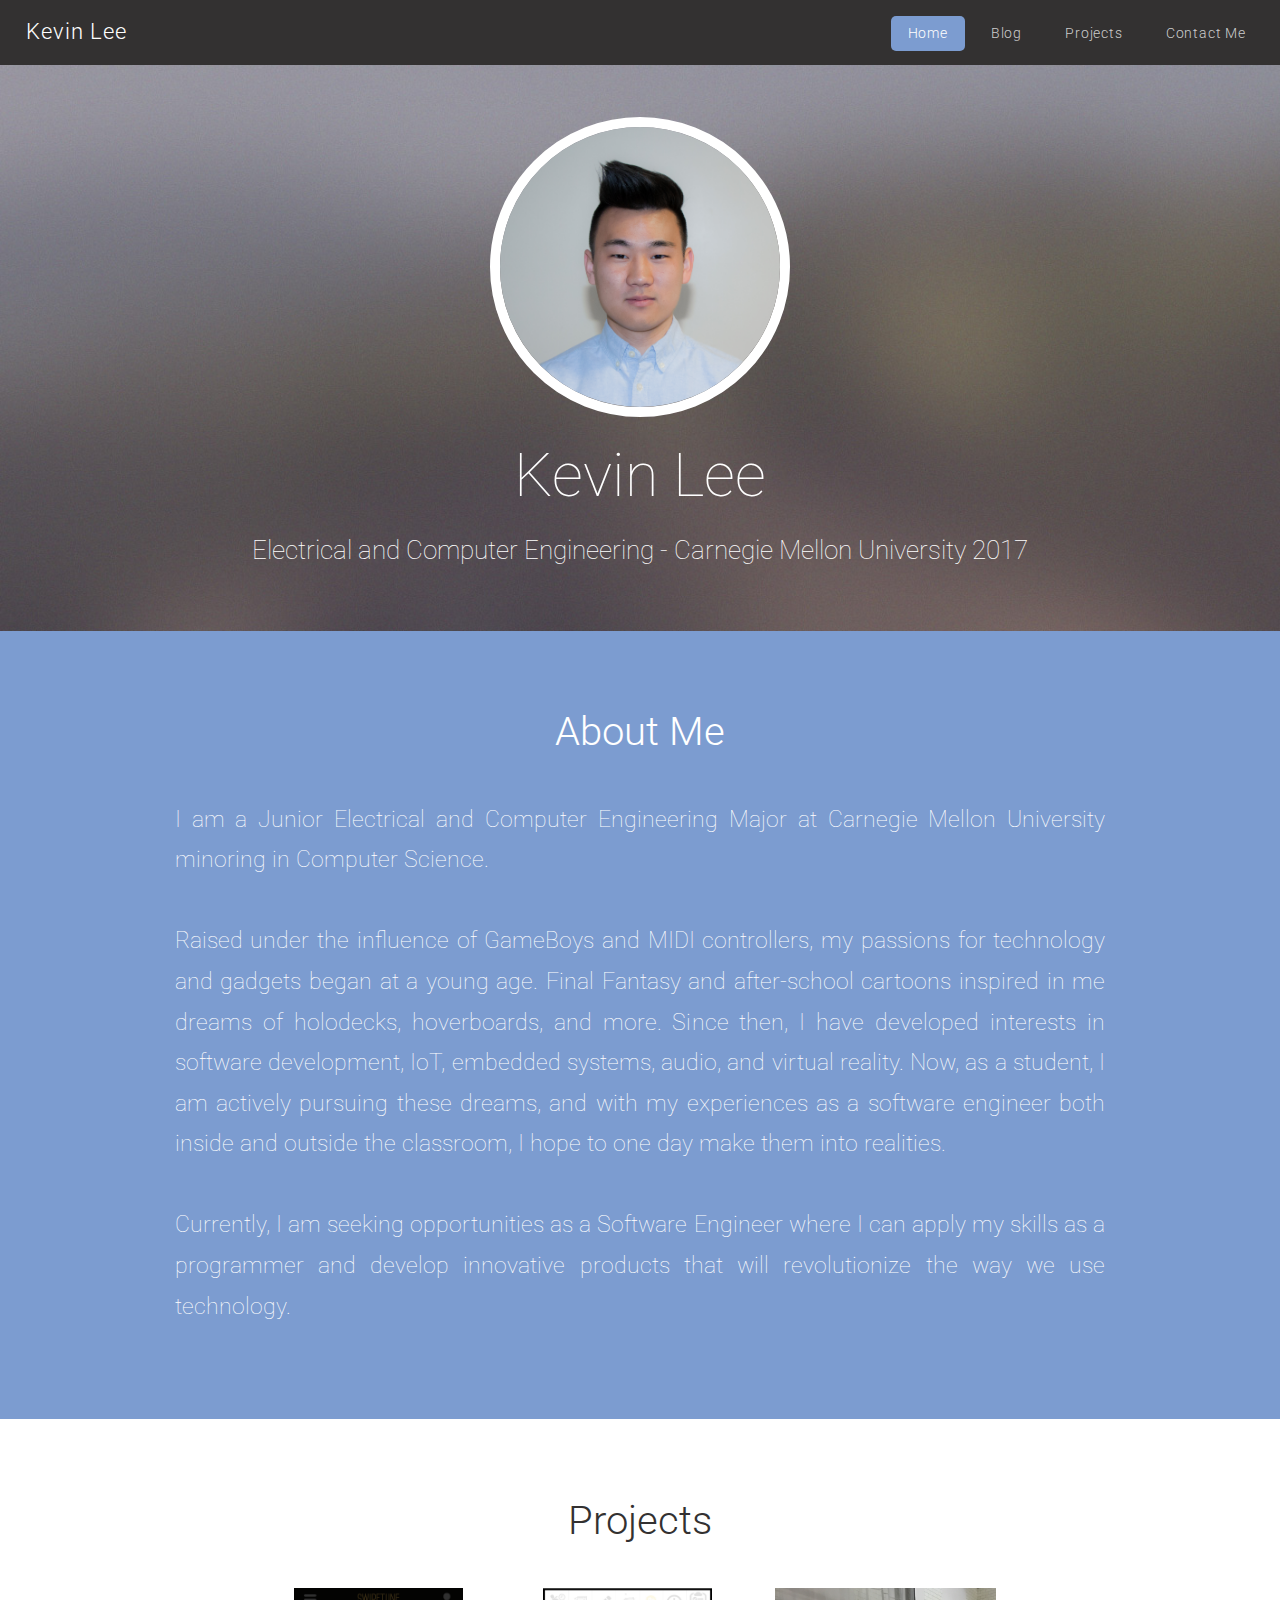
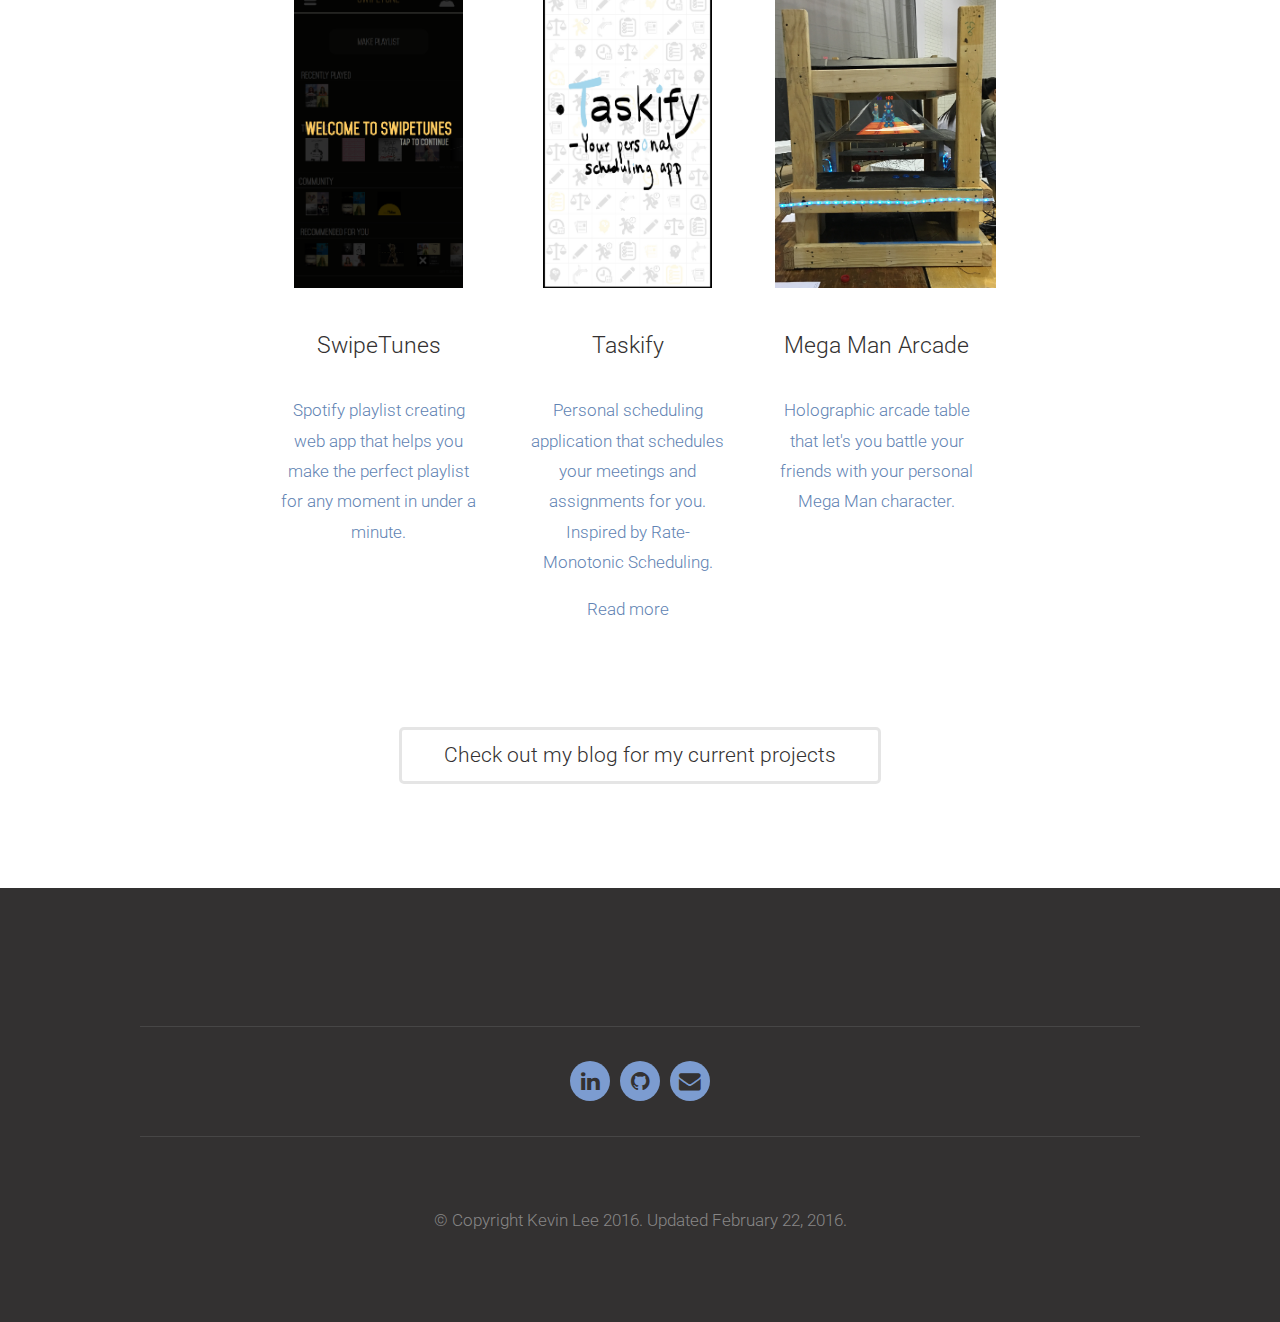
<file: index.html>
<!DOCTYPE HTML>
<!--
	Concentric by Pixelarity
	pixelarity.com @pixelarity
	License: pixelarity.com/license
-->
<html>
	<head>
		<title>Kevin Lee</title>
		<meta charset="utf-8" />
		<meta name="viewport" content="width=device-width, initial-scale=1" />
		<!--[if lte IE 8]><script src="assets/js/ie/html5shiv.js"></script><![endif]-->
		<link rel="stylesheet" href="assets/css/main.css" />
		<!--[if lte IE 8]><link rel="stylesheet" href="assets/css/ie8.css" /><![endif]-->
	</head>
	<body class="homepage">
		<div id="page-wrapper">

			<!-- Header -->
				<div id="header">
					<div>

						<!-- Logo -->
							<div id="logo">
								<h1><a href="index.html">Kevin Lee</a></h1>
							</div>

						<!-- Nav -->
							<nav id="nav">
								<ul>
									<li class="current_page_item"><a href="index.html">Home</a></li>
									<li><a href="https://kevinhjlee.wordpress.com/">Blog</a></li>
									<li><a href="#main">Projects</a></li>
									<li><a href="#footer">Contact Me</a></li>
								</ul>
							</nav>

					</div>
				</div>

			<!-- Banner -->
				<div id="banner">
					<div class="container">
						<section>
							<img src="images/headshot.jpg" class="img-circle">
							<header>
								<h2>Kevin Lee</h2>
								<span class="byline">Electrical and Computer Engineering - Carnegie Mellon University 2017</span>
							</header>
							<!-- <a href="#" class="button">Learn More</a> -->
						</section>
					</div>
				</div>

			<!-- Intro -->
				<div id="intro">
					<div class="container">
						<section>
							<header>
								<h2>About Me</h2>
							</header>
							<div class="content">
								<p> I am a Junior Electrical and Computer Engineering Major at Carnegie Mellon University minoring in Computer Science. <br><br> Raised under the influence of GameBoys and MIDI controllers, my passions for technology and gadgets began at a young age. Final Fantasy and after-school cartoons inspired in me dreams of holodecks, hoverboards, and more. Since then, I have developed interests in software development, IoT, embedded systems, audio, and virtual reality. Now, as a student, I am actively pursuing these dreams, and with my experiences as a software engineer both inside and outside the classroom, I hope to one day make them into realities. <br><br> Currently, I am seeking opportunities as a Software Engineer where I can apply my skills as a programmer and develop innovative products that will revolutionize the way we use technology.</p>
							</div>
						</section>
					</div>
				</div>

			<!-- Main -->
				<div id="main">
					<div class="container">

						<header>
							<h2>Projects</h2>
						</header>
						<!-- Row #1 -->

							<ul class="featured">
								<li>
									<a href="projects-swipetunes.html"><img src="images/SwipeTunes/page1.png">
									<h3>SwipeTunes</h3>
									<p>Spotify playlist creating web app that helps you make the perfect playlist for any moment in under a minute.</p>
									</a>
								</li>
								<li>
									<a href="projects-taskify.html"><img src="images/Taskify/taskifysplash.jpg">
									<h3>Taskify</h3>
									<p>Personal scheduling application that schedules your meetings and assignments for you. Inspired by Rate-Monotonic Scheduling.</p>
									<p>Read more</p>
									</a>
								</li>
								<li>
									<a href="projects-megaman.html"><img src="images/MegaMan/megaman.jpg">
									<h3>Mega Man Arcade</h3>
									<p>Holographic arcade table that let's you battle your friends with your personal Mega Man character.</p>
									</a>
								</li>
							</ul>

						<ul class="actions">
							<li><a href="https://kevinhjlee.wordpress.com/" class="button alt">Check out my blog for my current projects</a></li>
						</ul>

					</div>
				</div>

			<!-- Staff -->
				<!--
				<div id="staff">
					<div class="container">
						<section>
							<header>
								<h2>Jonec quis duiat dolor</h2>
							</header>
							<ul class="staff">
								<li><a href="#"><img src="images/placeholder.png" alt=""></a></li>
								<li><a href="#"><img src="images/placeholder.png" alt=""></a></li>
								<li><a href="#"><img src="images/placeholder.png" alt=""></a></li>
								<li><a href="#"><img src="images/placeholder.png" alt=""></a></li>
								<li><a href="#"><img src="images/placeholder.png" alt=""></a></li>
							</ul>
							<p>Morbi interdum mollis sapien. Sed ac risus. Phasellus lacinia, magna ullaco riper laoreet lectus.</p>
						</section>
					</div>
				</div>
				-->

			<!-- Tweet -->
				<!--
				<div id="tweets">
					<div class="container">
						<span class="pennant"><span class="icon fa-twitter"></span></span>
						<span class="tweet">@someone Integer vitae libero ac risus egestas placerat ras iaculis.</span>
					</div>
				</div>
				-->

			<!-- Contact -->
				<!--
				<div id="contact">
					<div class="container">
						<section>
							<header>
								<h2>Contact Me</h2>
							</header>
						</section>
						<form method="post" action="#">
							<div class="row 50%">
								<div class="6u 12u(narrower)">
									<input name="name" placeholder="Name" type="text" class="text" />
								</div>
								<div class="6u 12u(narrower)">
									<input name="email" placeholder="Email" type="text" class="text" />
								</div>
							</div>
							<div class="row 50%">
								<div class="12u">
									<textarea name="message" placeholder="Message"></textarea>
								</div>
							</div>
							<div class="row 50%">
								<div class="12u">
									<a href="#" class="button alt">Send Message</a>
								</div>
							</div>
						</form>
					</div>
				</div>
				-->
				
			<!-- Footer -->
				<section id="footer">
					<div class="container">
					<!--
						<header>
							<h2>Contact Me</h2>
						</header>
							

							<form method="post" action="#">
								<div class="row 50%">
									<div class="6u 12u(narrower)">
										<input name="name" placeholder="Name" type="text" class="text" style="background: #fff"/>
									</div>
									<div class="6u 12u(narrower)">
										<input name="email" placeholder="Email" type="text" class="text"  style="background: #fff"/>
									</div>
								</div>
								<div class="row 50%">
									<div class="12u">
										<textarea name="message" placeholder="Message" style="background: #fff"></textarea>
									</div>
								</div>
								<div class="row 50%" style="text-align: center" >
									<div class="12u" >
										<a href="#" class="button alt" style="background: #fff; color: #333131 !important;">Send Message</a>
									</div>
								</div>
							</form> 
						-->

						<!-- Social -->
							<section>
								<ul class="social">
									<li><a href="https://www.linkedin.com/in/kevinhjlee" class="icon fa-linkedin"><span>Linkedin</span></a></li>
									<li><a href="https://github.com/kevkloud" class="icon fa-github"><span>GitHub</span></a></li>
									<li><a href="mailto:khlee1@andrew.cmu.edu" class="icon fa-envelope"><span>Email</span></a></li>
								</ul>
							</section>

						<!-- Copyright -->
							<div class="copyright">
								&copy; Copyright Kevin Lee 2016. Updated February 22, 2016.
							</div>

					</div>
				</section>

		</div>

		<!-- Scripts -->
			<script src="assets/js/jquery.min.js"></script>
			<script src="assets/js/jquery.dropotron.min.js"></script>
			<script src="assets/js/skel.min.js"></script>
			<script src="assets/js/util.js"></script>
			<!--[if lte IE 8]><script src="assets/js/ie/respond.min.js"></script><![endif]-->
			<script src="assets/js/main.js"></script>

	</body>
</html>
</file>
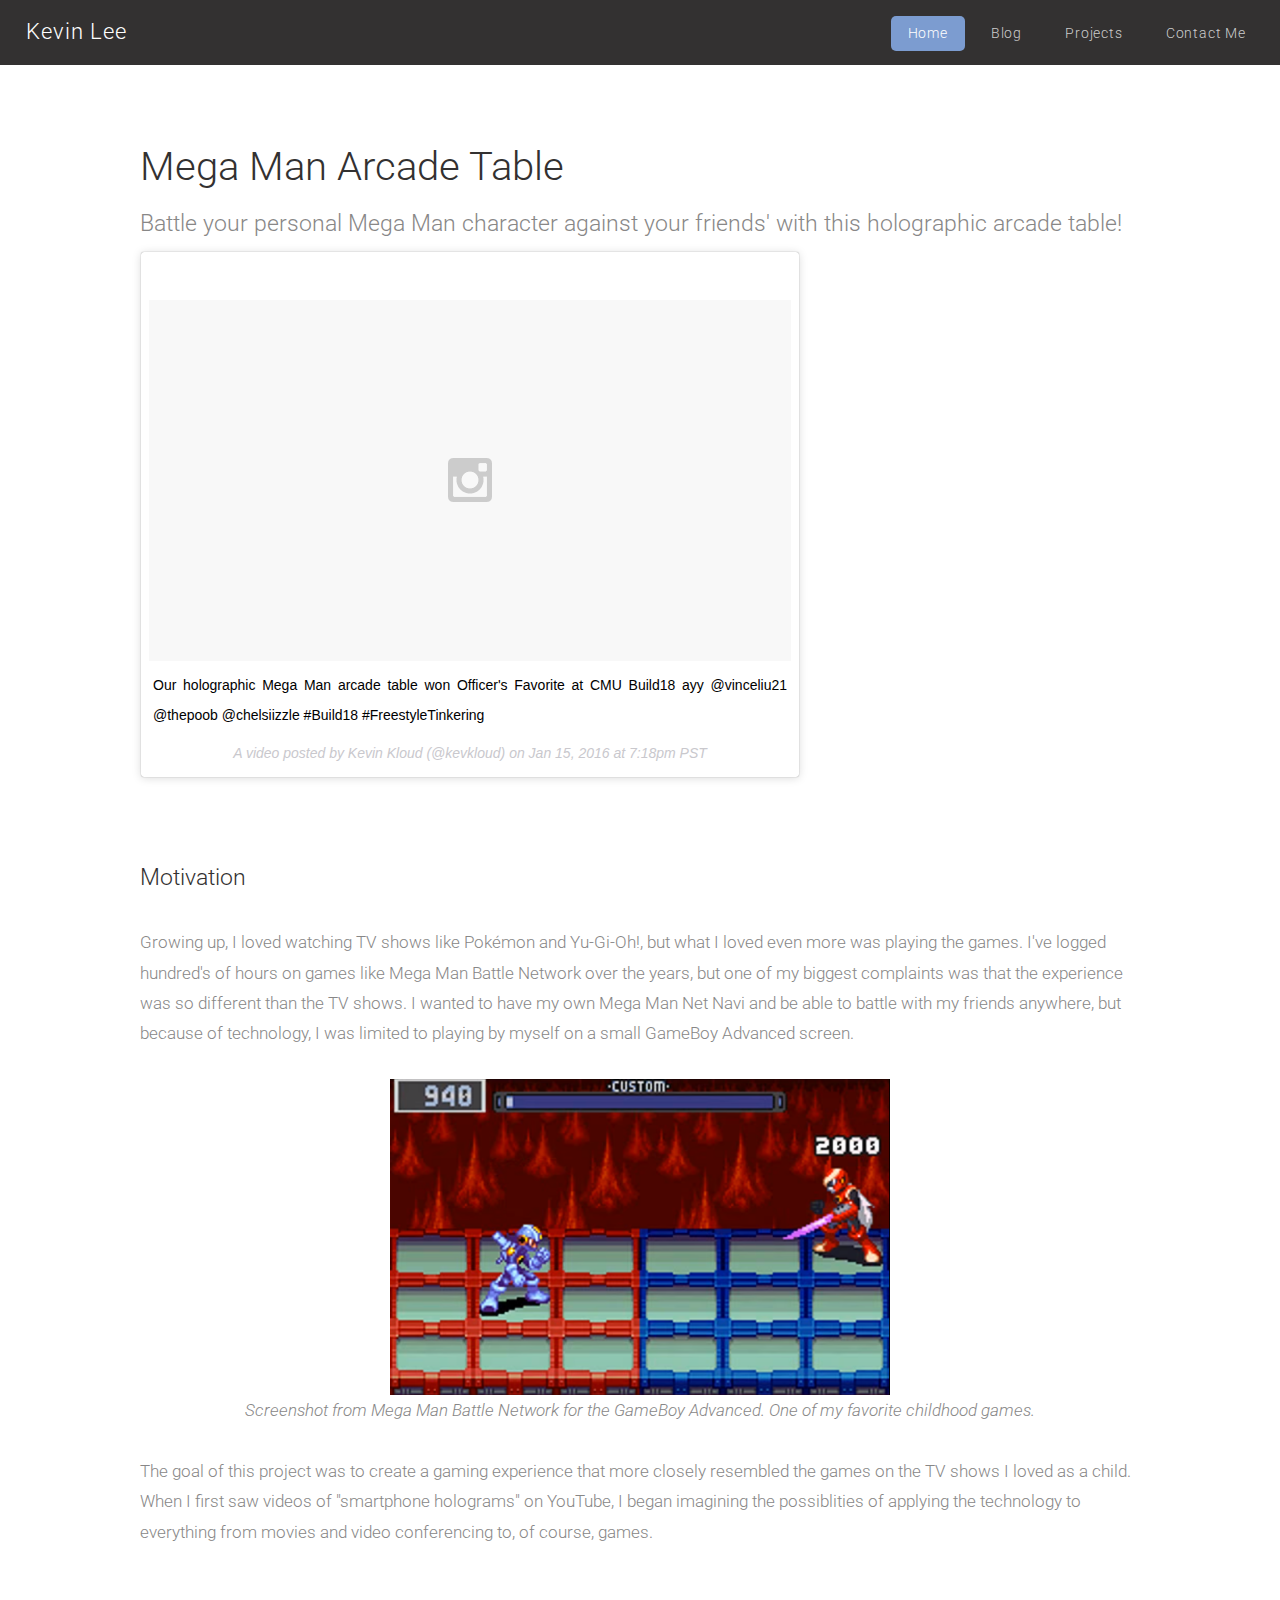
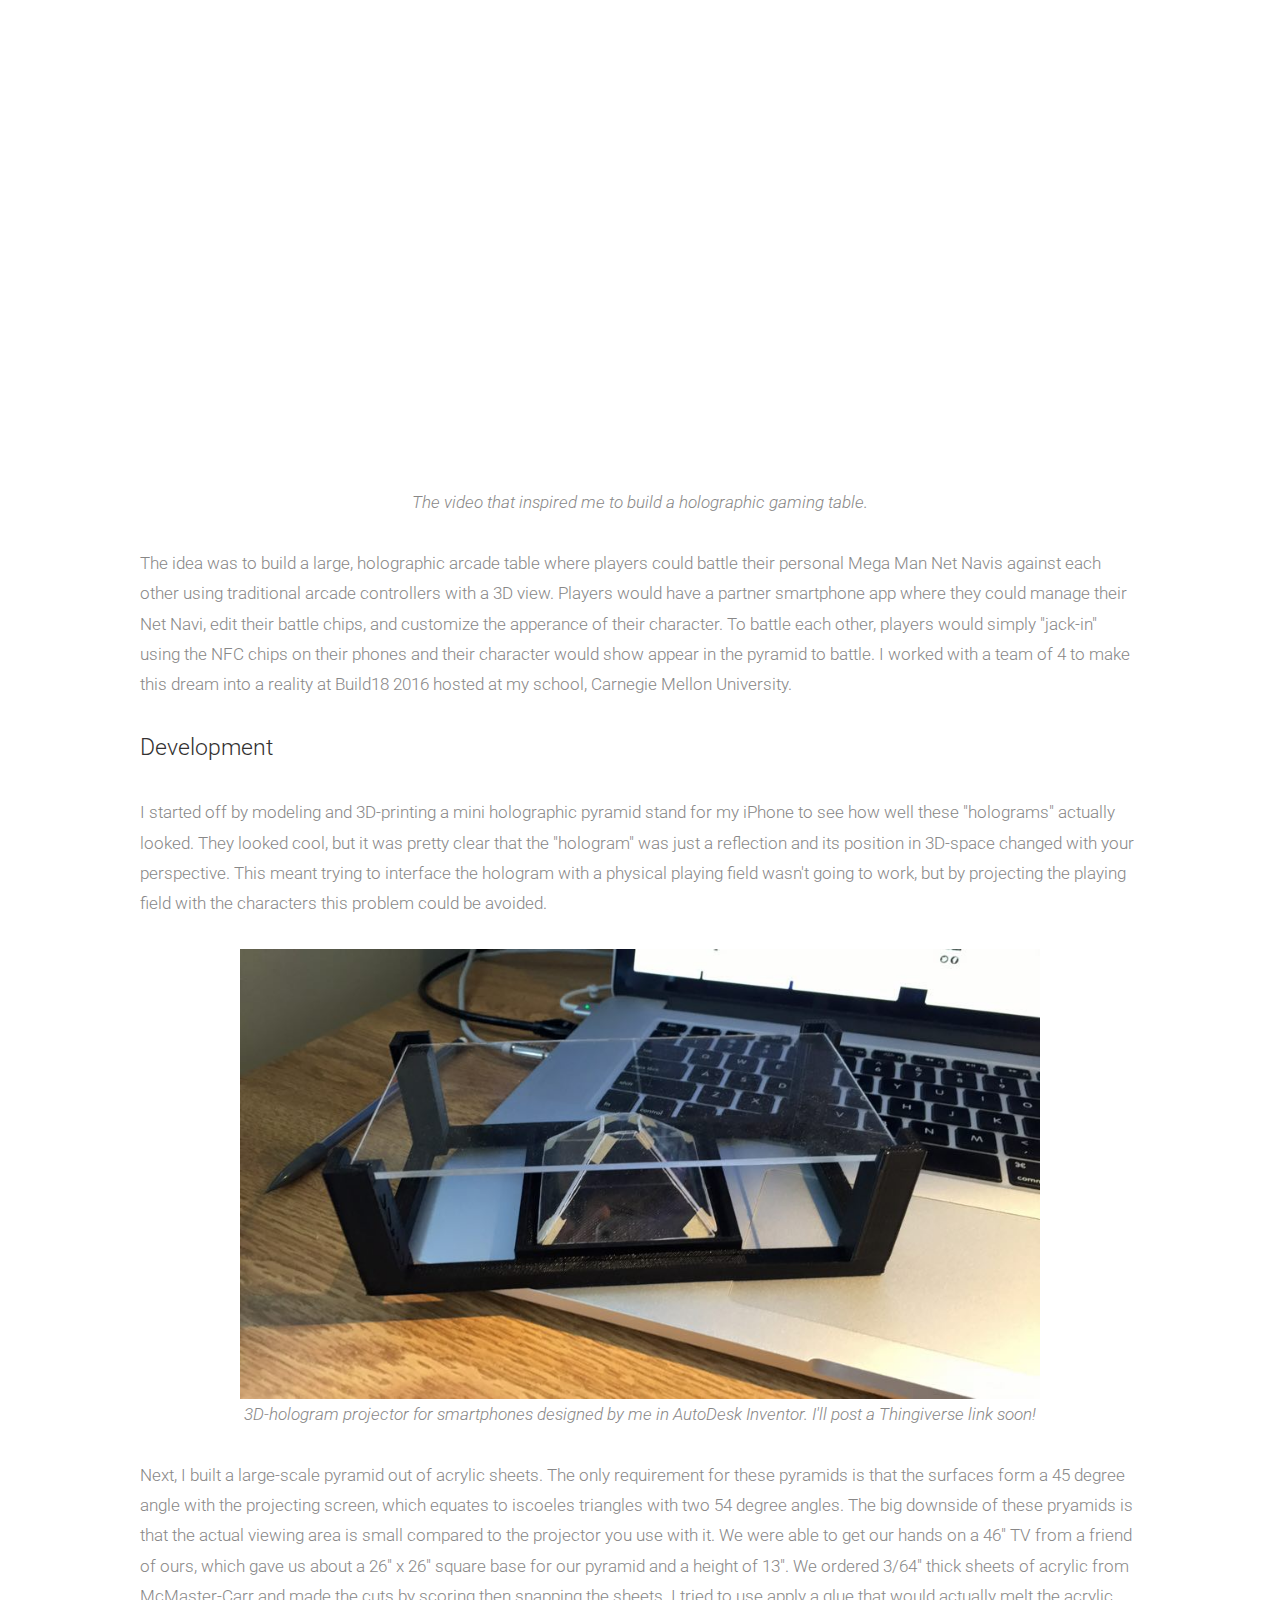
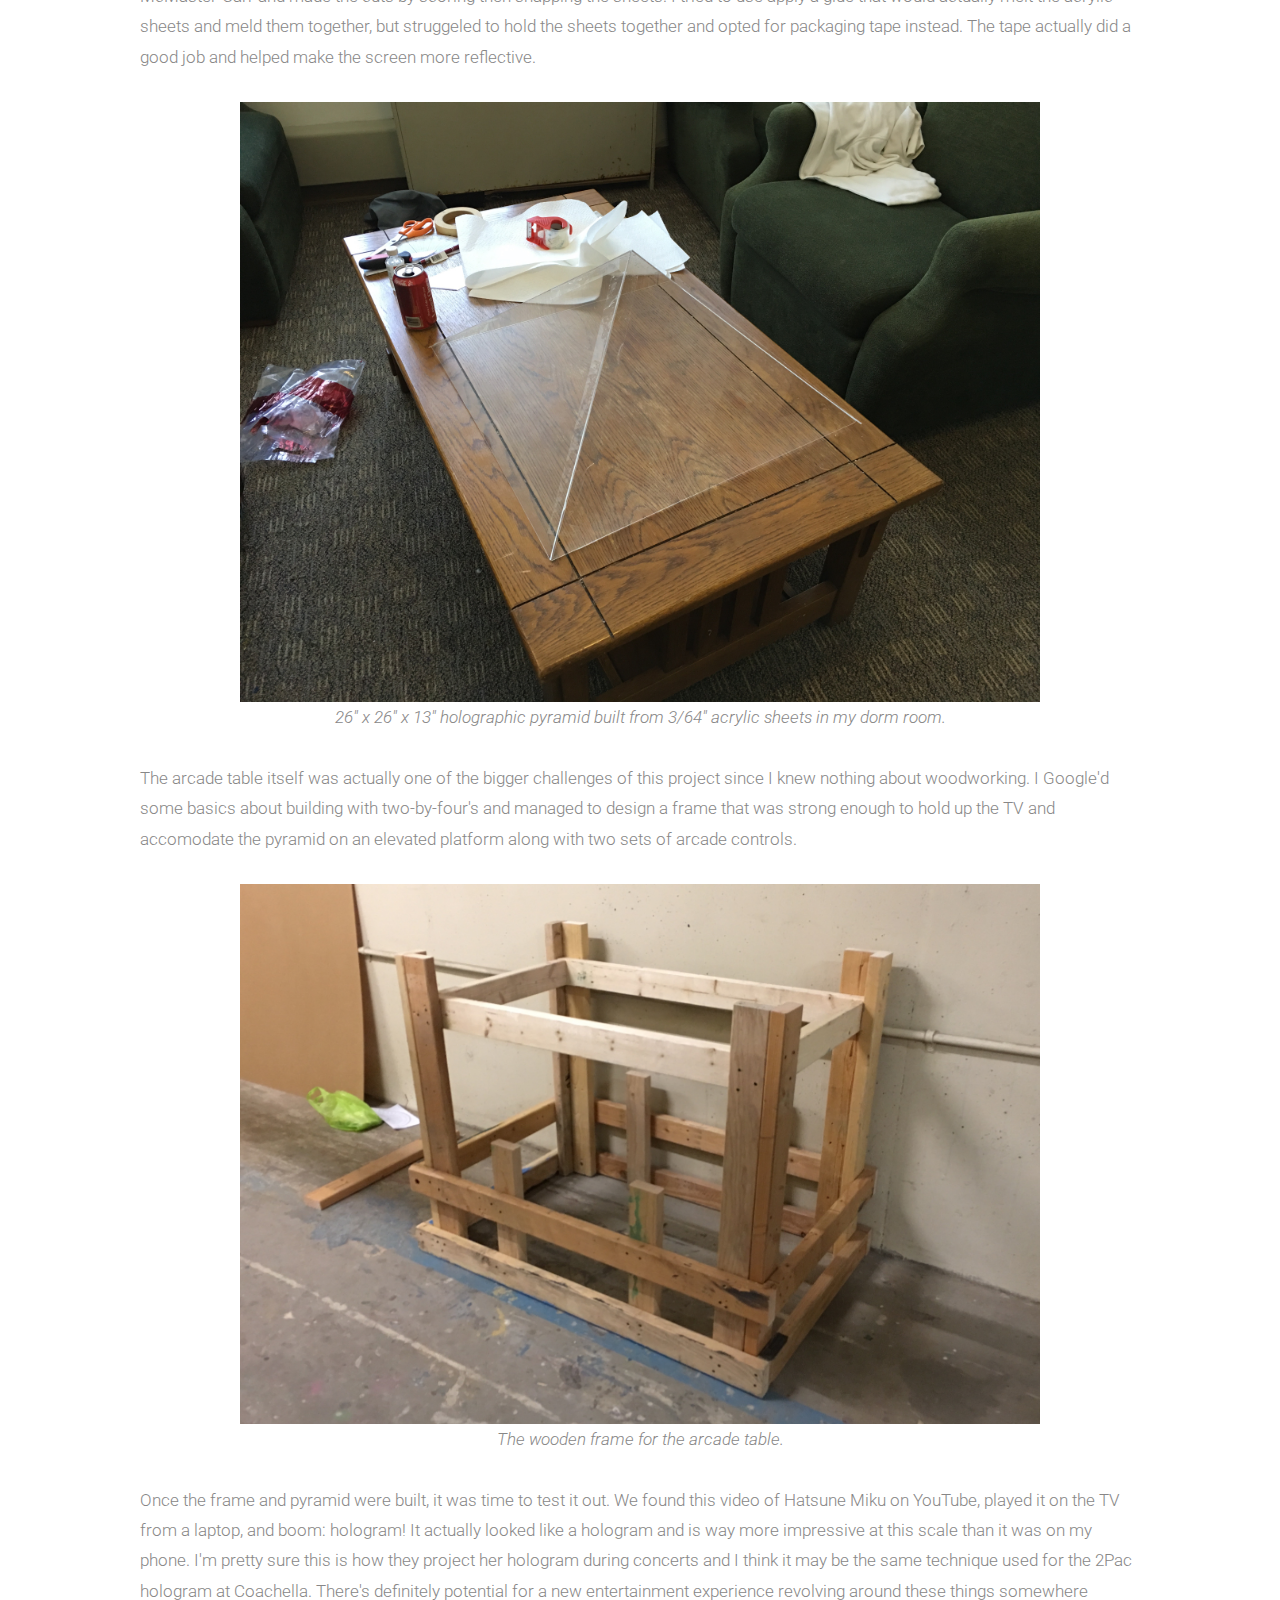
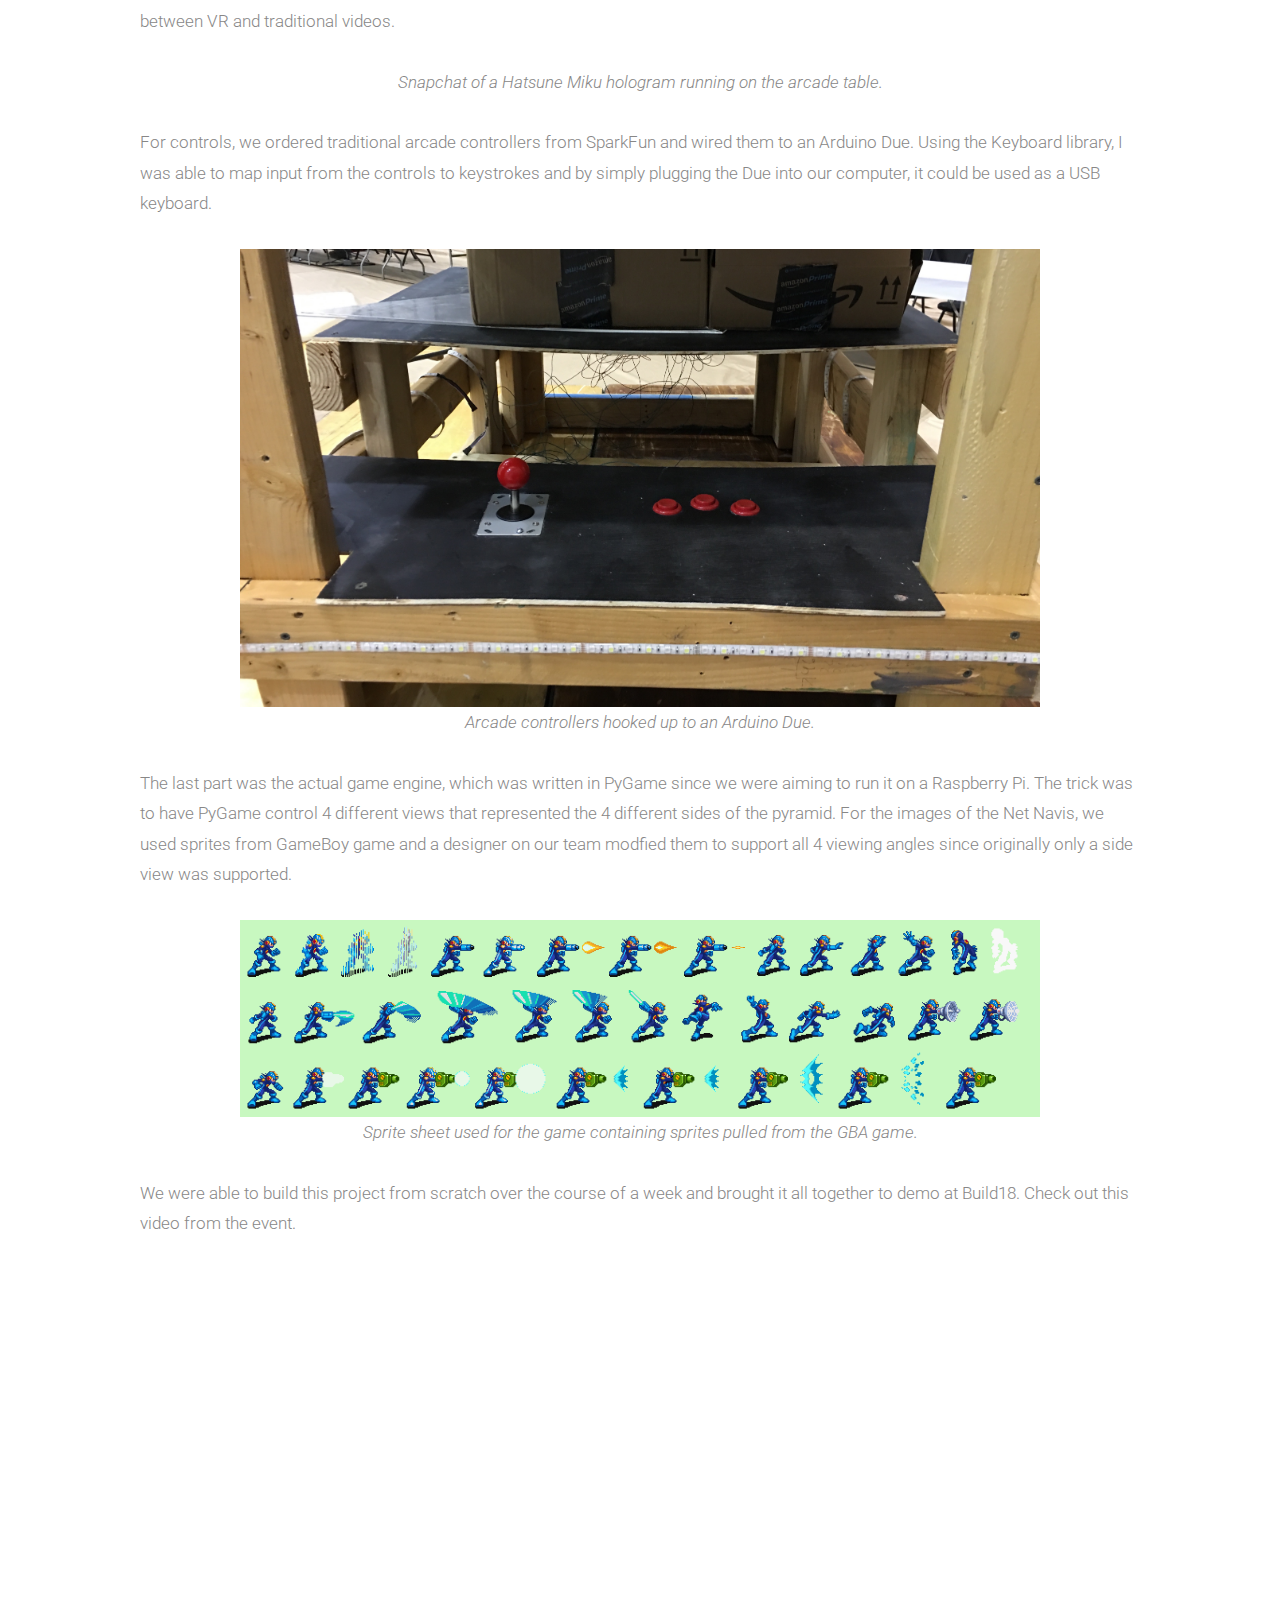
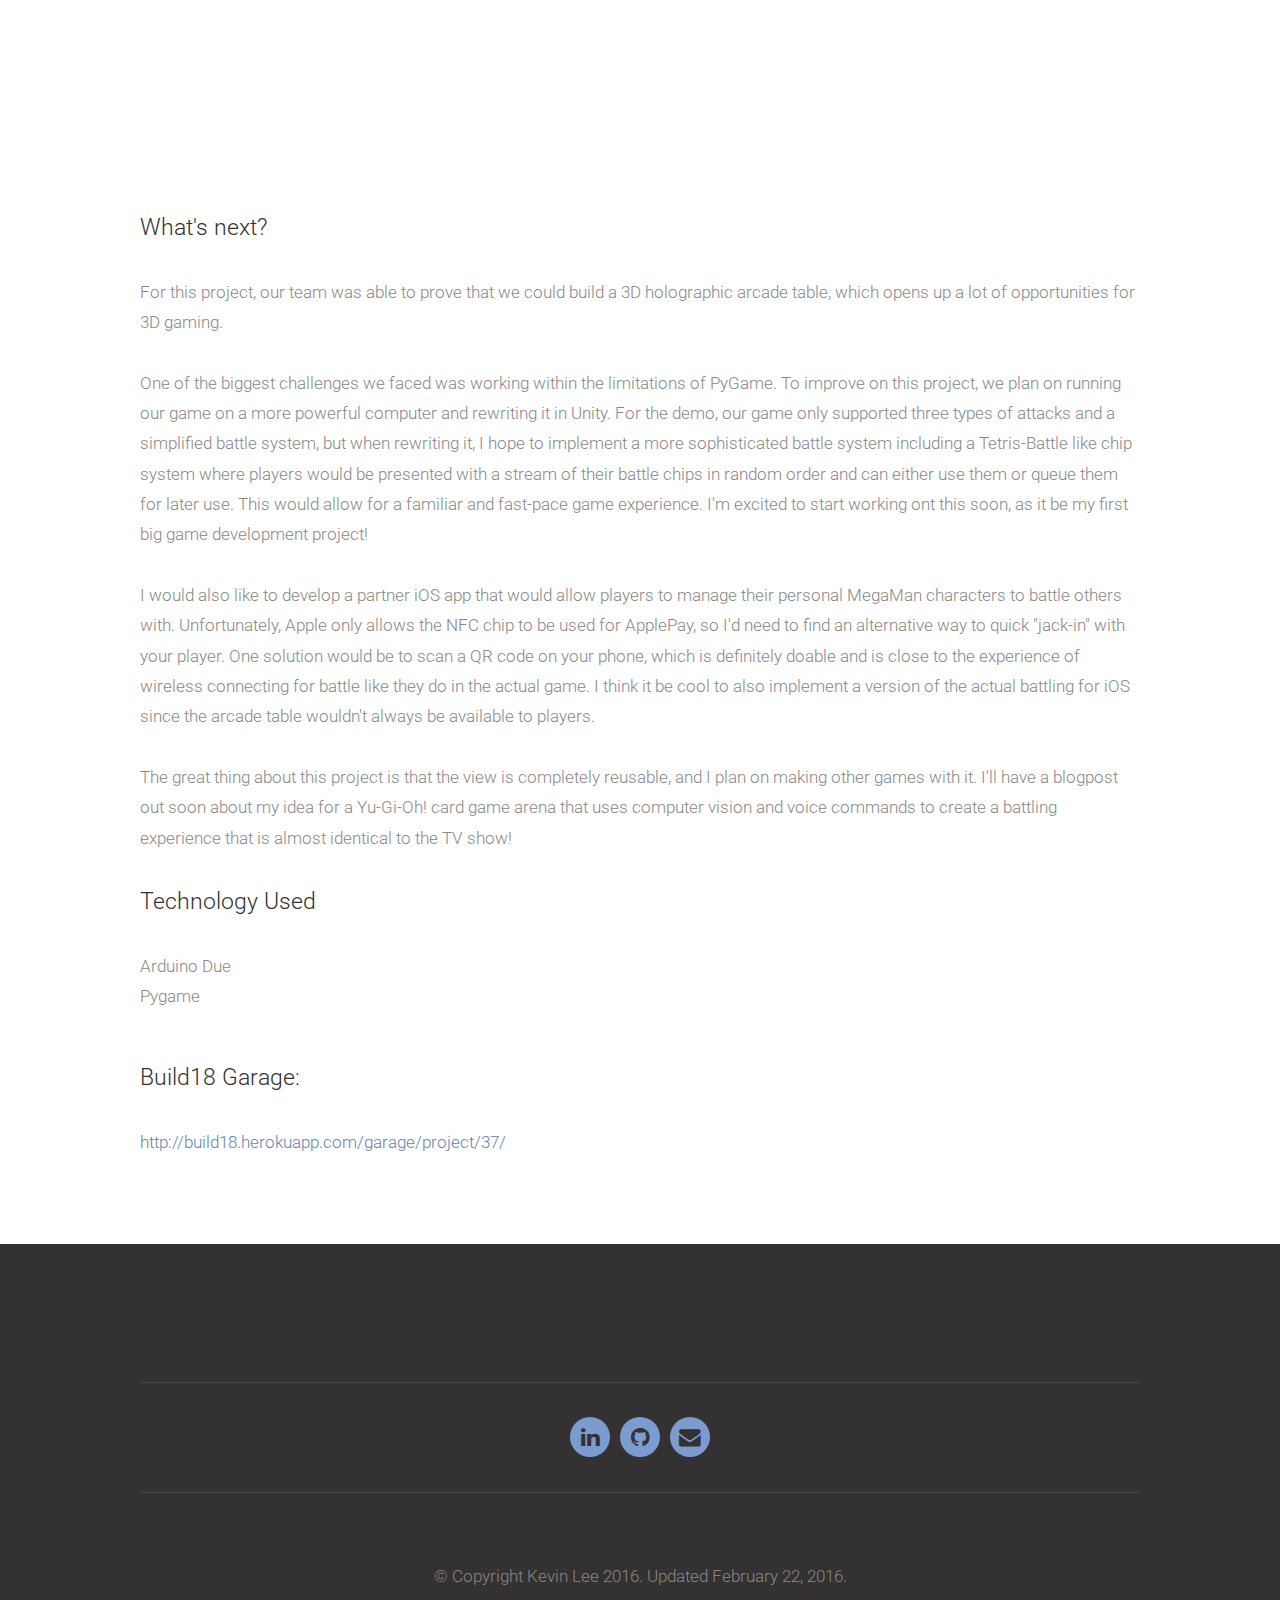
<file: projects-megaman.html>
<!DOCTYPE HTML>
<!--
	Concentric by Pixelarity
	pixelarity.com @pixelarity
	License: pixelarity.com/license
-->
<html>
	<head>
		<title>Mega Man Arcade Table</title>
		<meta charset="utf-8" />
		<meta name="viewport" content="width=device-width, initial-scale=1" />
		<!--[if lte IE 8]><script src="assets/js/ie/html5shiv.js"></script><![endif]-->
		<link rel="stylesheet" href="assets/css/main.css" />
		<!--[if lte IE 8]><link rel="stylesheet" href="assets/css/ie8.css" /><![endif]-->
		<script type"text/javascript" src="https://assets.gfycat.com/gfycat.js"></script>
	</head>
	<body class="no-sidebar">
		<div id="page-wrapper">

			<!-- Header -->
				<div id="header">
					<div>

						<!-- Logo -->
							<div id="logo">
								<h1><a href="index.html">Kevin Lee</a></h1>
							</div>

						<!-- Nav -->
							<nav id="nav">
								<ul>
									<li class="current_page_item"><a href="index.html">Home</a></li>
									<li><a href="https://kevinhjlee.wordpress.com/">Blog</a></li>
									<li><a href="index.html#main">Projects</a></li>
									<li><a href="index.html#footer">Contact Me</a></li>
								</ul>
							</nav>

					</div>
				</div>

			<!-- Main -->
				<div id="main">
					<div class="container">

						<!-- Content -->
							<div class="row">
								<div id="content" class="12u">
									<article>
										<header>
											<h2>Mega Man Arcade Table</h2>
											<span class="byline">Battle your personal Mega Man character against your friends' with this holographic arcade table!</span>

											<blockquote class="instagram-media" data-instgrm-captioned data-instgrm-version="6" style=" background:#FFF; border:0; border-radius:3px; box-shadow:0 0 1px 0 rgba(0,0,0,0.5),0 1px 10px 0 rgba(0,0,0,0.15); margin: 1px; max-width:658px; padding:0; width:99.375%; width:-webkit-calc(100% - 2px); width:calc(100% - 2px);"><div style="padding:8px;"> <div style=" background:#F8F8F8; line-height:0; margin-top:40px; padding:28.125% 0; text-align:center; width:100%;"> <div style=" background:url([data-uri]); display:block; height:44px; margin:0 auto -44px; position:relative; top:-22px; width:44px;"></div></div> <p style=" margin:8px 0 0 0; padding:0 4px;"> <a href="https://www.instagram.com/p/BAlaYufPEQ4/" style=" color:#000; font-family:Arial,sans-serif; font-size:14px; font-style:normal; font-weight:normal; line-height:17px; text-decoration:none; word-wrap:break-word;" target="_blank">Our holographic Mega Man arcade table won Officer&#39;s Favorite at CMU Build18 ayy @vinceliu21 @thepoob @chelsiizzle #Build18 #FreestyleTinkering</a></p> <p style=" color:#c9c8cd; font-family:Arial,sans-serif; font-size:14px; line-height:17px; margin-bottom:0; margin-top:8px; overflow:hidden; padding:8px 0 7px; text-align:center; text-overflow:ellipsis; white-space:nowrap;">A video posted by Kevin Kloud (@kevkloud) on <time style=" font-family:Arial,sans-serif; font-size:14px; line-height:17px;" datetime="2016-01-16T03:18:43+00:00">Jan 15, 2016 at 7:18pm PST</time></p></div></blockquote> <script async defer src="//platform.instagram.com/en_US/embeds.js"></script>
										</header>
										<h3>Motivation</h3>
										Growing up, I loved watching TV shows like Pokémon and Yu-Gi-Oh!, but what I loved even more was playing the games. I've logged hundred's of hours on games like Mega Man Battle Network over the years, but one of my biggest complaints was that the experience was so different than the TV shows. I wanted to have my own Mega Man Net Navi and be able to battle with my friends anywhere, but because of technology, I was limited to playing by myself on a small GameBoy Advanced screen.

										<br><br>

										<div class="container">
											<img src="images/MegaMan/megamangba.png" style="width: inherit; max-width: 500px;">
											<span class="caption">Screenshot from Mega Man Battle Network for the GameBoy Advanced. One of my favorite childhood games.</span>
										</div>

										<br>

										The goal of this project was to create a gaming experience that more closely resembled the games on the TV shows I loved as a child. When I first saw videos of "smartphone holograms" on YouTube, I began imagining the possiblities of applying the technology to everything from movies and video conferencing to, of course, games.

										<br><br>

											<div class="aspect-ratio">
												<iframe src="https://www.youtube.com/embed/7YWTtCsvgvg" frameborder="0" allowfullscreen></iframe>
											</div>
											<span class="caption">The video that inspired me to build a holographic gaming table.</span>

										<br>

										The idea was to build a large, holographic arcade table where players could battle their personal Mega Man Net Navis against each other using traditional arcade controllers with a 3D view. Players would have a partner smartphone app where they could manage their Net Navi, edit their battle chips, and customize the apperance of their character. To battle each other, players would simply "jack-in" using the NFC chips on their phones and their character would show appear in the pyramid to battle.

										I worked with a team of 4 to make this dream into a reality at Build18 2016 hosted at my school, Carnegie Mellon University.

										<h3>Development</h3>

										I started off by modeling and 3D-printing a mini holographic pyramid stand for my iPhone to see how well these "holograms" actually looked. They looked cool, but it was pretty clear that the "hologram" was just a reflection and its position in 3D-space changed with your perspective. This meant trying to interface the hologram with a physical playing field wasn't going to work, but by projecting the playing field with the characters this problem could be avoided.

										<br><br>
										<div class="container">
											<img src="images/MegaMan/megamanprototype.jpg" style="width: inherit; max-width: 800px;">
											<span class="caption">3D-hologram projector for smartphones designed by me in AutoDesk Inventor. I'll post a Thingiverse link soon!</span>
										</div>
										<br>
										
										Next, I built a large-scale pyramid out of acrylic sheets. The only requirement for these pyramids is that the surfaces form a 45 degree angle with the projecting screen, which equates to iscoeles triangles with two 54 degree angles. The big downside of these pryamids is that the actual viewing area is small compared to the projector you use with it. We were able to get our hands on a 46" TV from a friend of ours, which gave us about a 26" x 26" square base for our pyramid and a height of 13". We ordered 3/64" thick sheets of acrylic from McMaster-Carr and made the cuts by scoring then snapping the sheets. I tried to use apply a glue that would actually melt the acrylic sheets and meld them together, but struggeled to hold the sheets together and opted for packaging tape instead. The tape actually did a good job and helped make the screen more reflective.

										<br><br>
										<div class="container">
											<img src="images/MegaMan/megamanpyramid.jpg" style="width: inherit; max-width: 800px;">
											<span class="caption">26" x 26" x 13" holographic pyramid built from 3/64" acrylic sheets in my dorm room.</span>
										</div>
										<br>

										The arcade table itself was actually one of the bigger challenges of this project since I knew nothing about woodworking. I Google'd some basics about building with two-by-four's and managed to design a frame that was strong enough to hold up the TV and accomodate the pyramid on an elevated platform along with two sets of arcade controls. 

										<br><br>
										<div class="container">
											<img src="images/MegaMan/megamanframe.jpg" style="width: inherit; max-width: 800px;">
											<span class="caption">The wooden frame for the arcade table.</span>
										</div>

										<br>

										Once the frame and pyramid were built, it was time to test it out. We found this video of Hatsune Miku on YouTube, played it on the TV from a laptop, and boom: hologram! It actually looked like a hologram and is way more impressive at this scale than it was on my phone. I'm pretty sure this is how they project her hologram during concerts and I think it may be the same technique used for the 2Pac hologram at Coachella. There's definitely potential for a new entertainment experience revolving around these things somewhere between VR and traditional videos.

										<br><br>

										<div class="container">
											<img class='gfyitem' data-id='YawningDeadlyArchaeocete' style="width: inherit; max-width: 400px; position: absolute; margin: 0px 0 0 -200px; left: 50%;"/>
											<span class="caption">Snapchat of a Hatsune Miku hologram running on the arcade table.</span>
										</div>

										<br>

										For controls, we ordered traditional arcade controllers from SparkFun and wired them to an Arduino Due. Using the Keyboard library, I was able to map input from the controls to keystrokes and by simply plugging the Due into our computer, it could be used as a USB keyboard.

										<br><br>
										<div class="container">
											<img src="images/MegaMan/megamancontrols.jpg" style="width: inherit; max-width: 800px;">
											<span class="caption">Arcade controllers hooked up to an Arduino Due.</span>
										</div>
										<br>

										The last part was the actual game engine, which was written in PyGame since we were aiming to run it on a Raspberry Pi. The trick was to have PyGame control 4 different views that represented the 4 different sides of the pyramid. For the images of the Net Navis, we used sprites from GameBoy game and a designer on our team modfied them to support all 4 viewing angles since originally only a side view was supported.

										<br><br>
										<div class="container">
											<img src="images/MegaMan/megamanspritesheet.png" style="width: inherit; max-width: 800px;">
											<span class="caption">Sprite sheet used for the game containing sprites pulled from the GBA game.</span>
										</div>
										<br>

										We were able to build this project from scratch over the course of a week and brought it all together to demo at Build18. Check out this video from the event.

										<br><br>
										<div class="aspect-ratio">
											<iframe src="https://www.youtube.com/embed/qg911E_OUUU" frameborder="0" allowfullscreen></iframe>
										</div>

										<h3>What's next?</h3>
										For this project, our team was able to prove that we could build a 3D holographic arcade table, which opens up a lot of opportunities for 3D gaming. 

										<br><br>

										One of the biggest challenges we faced was working within the limitations of PyGame. To improve on this project, we plan on running our game on a more powerful computer and rewriting it in Unity. For the demo, our game only supported three types of attacks and a simplified battle system, but when rewriting it, I hope to implement a more sophisticated battle system including a Tetris-Battle like chip system where players would be presented with a stream of their battle chips in random order and can either use them or queue them for later use. This would allow for a familiar and fast-pace game experience. I'm excited to start working ont this soon, as it be my first big game development project!

										<br><br>

										I would also like to develop a partner iOS app that would allow players to manage their personal MegaMan characters to battle others with. Unfortunately, Apple only allows the NFC chip to be used for ApplePay, so I'd need to find an alternative way to quick "jack-in" with your player. One solution would be to scan a QR code on your phone, which is definitely doable and is close to the experience of wireless connecting for battle like they do in the actual game. I think it be cool to also implement a version of the actual battling for iOS since the arcade table wouldn't always be available to players.

										<br><br>

										The great thing about this project is that the view is completely reusable, and I plan on making other games with it. I'll have a blogpost out soon about my idea for a Yu-Gi-Oh! card game arena that uses computer vision and voice commands to create a battling experience that is almost identical to the TV show!

										<h3>Technology Used</h3>
											<ul>
												<li>Arduino Due</li>
												<li>Pygame</li>
											</ul>
				
										<h3>Build18 Garage:</h3>
										<a href="http://build18.herokuapp.com/garage/project/37/">http://build18.herokuapp.com/garage/project/37/</a>

									</article>
								</div>
							</div>

					</div>
				</div>

			<!-- Footer -->
				<section id="footer">
					<div class="container">

						<!-- Social -->
							<section>
								<ul class="social">
									<li><a href="https://www.linkedin.com/in/kevinhjlee" class="icon fa-linkedin"><span>Linkedin</span></a></li>
									<li><a href="https://github.com/kevkloud" class="icon fa-github"><span>GitHub</span></a></li>
									<li><a href="mailto:khlee1@andrew.cmu.edu" class="icon fa-envelope"><span>Email</span></a></li>
								</ul>
							</section>

						<!-- Copyright -->
							<div class="copyright">
								&copy; Copyright Kevin Lee 2016. Updated February 22, 2016.
							</div>

					</div>
				</section>

		</div>

		<!-- Scripts -->
			<script src="assets/js/jquery.min.js"></script>
			<script src="assets/js/jquery.dropotron.min.js"></script>
			<script src="assets/js/skel.min.js"></script>
			<script src="assets/js/util.js"></script>
			<!--[if lte IE 8]><script src="assets/js/ie/respond.min.js"></script><![endif]-->
			<script src="assets/js/main.js"></script>

	</body>
</html>
</file>
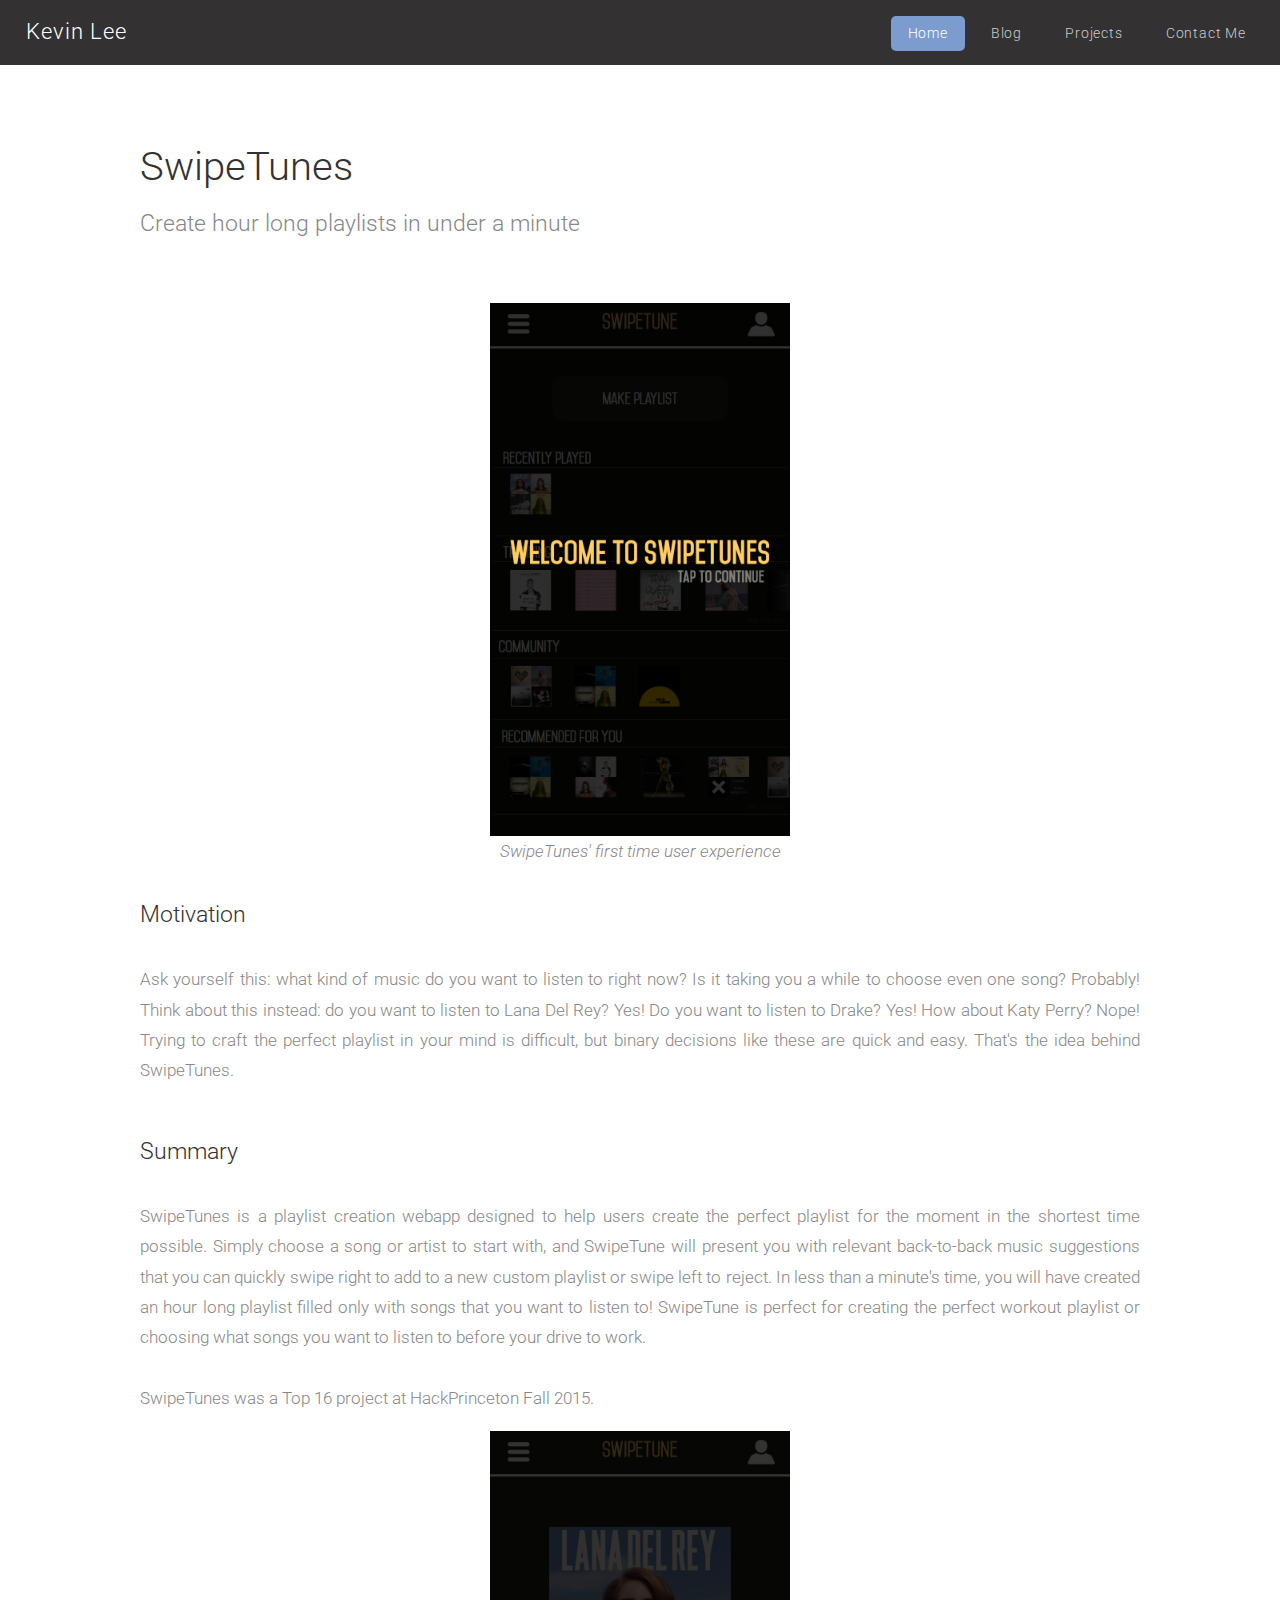
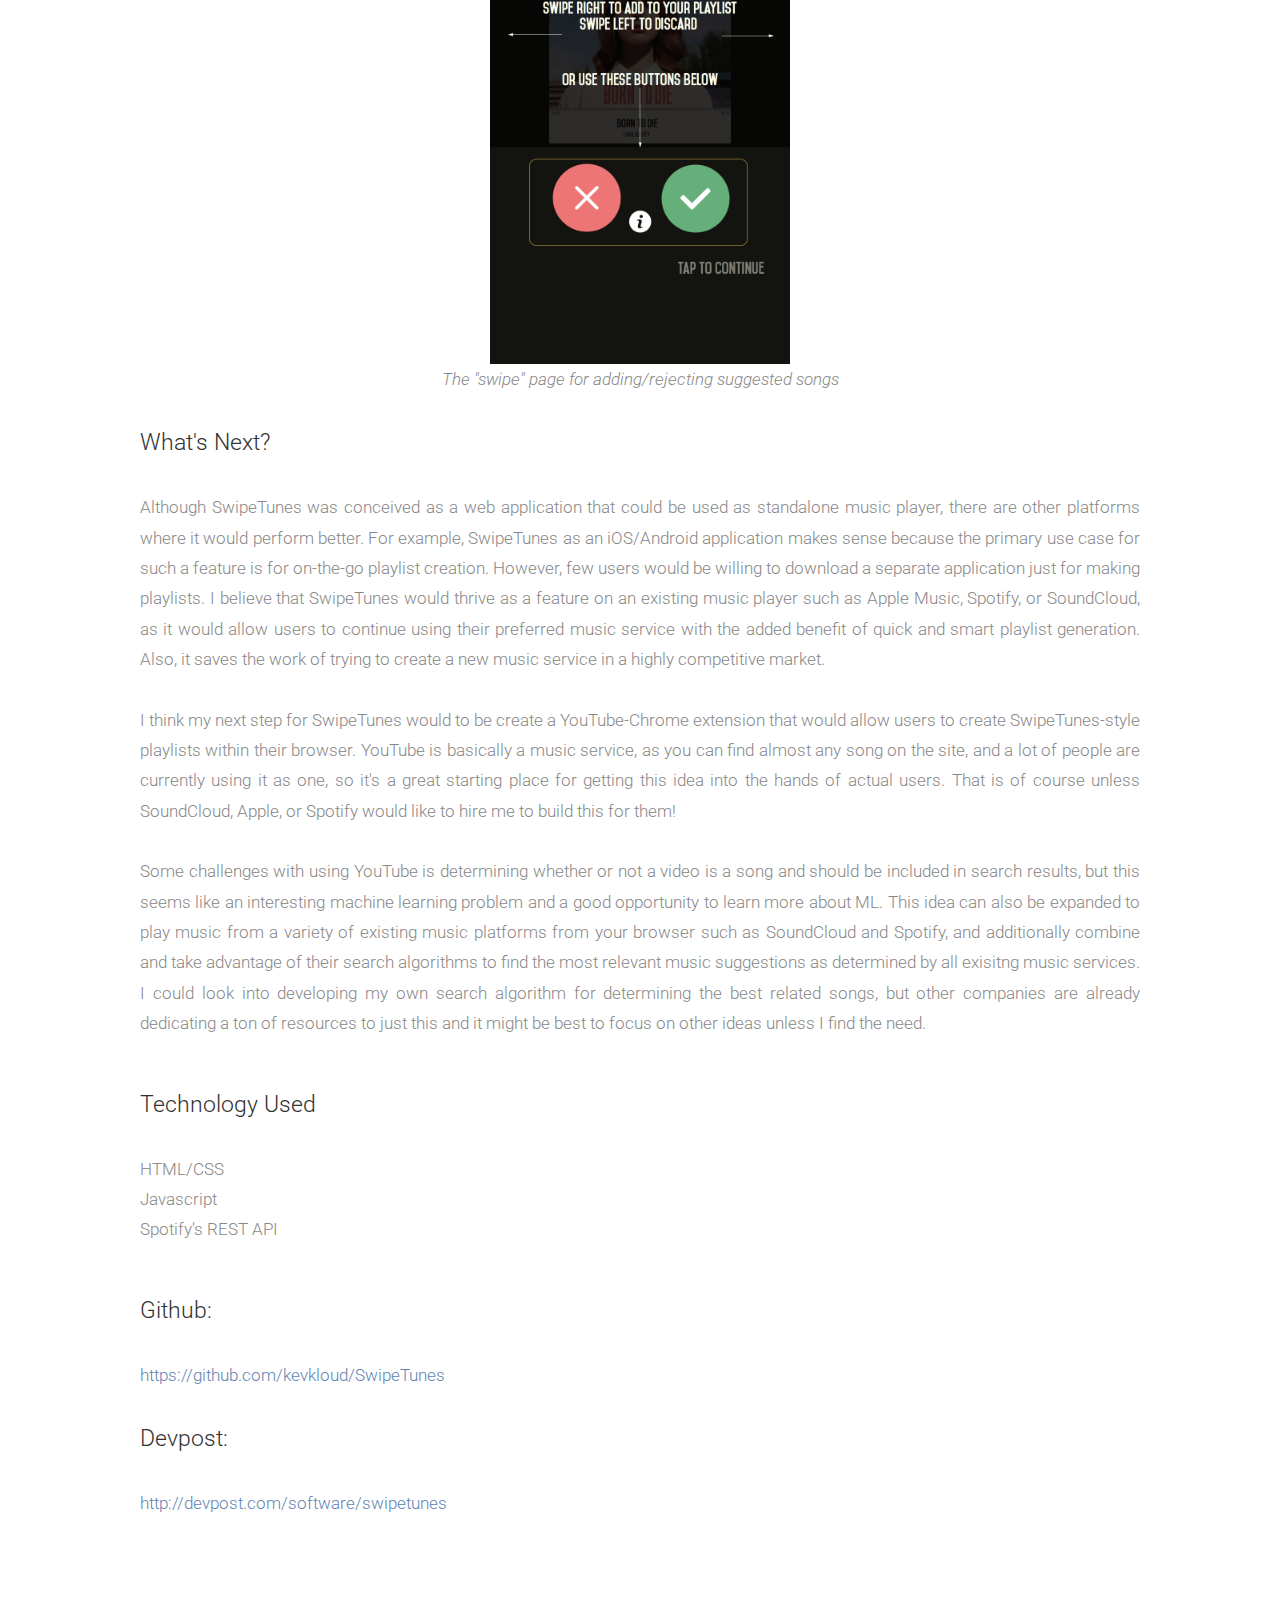
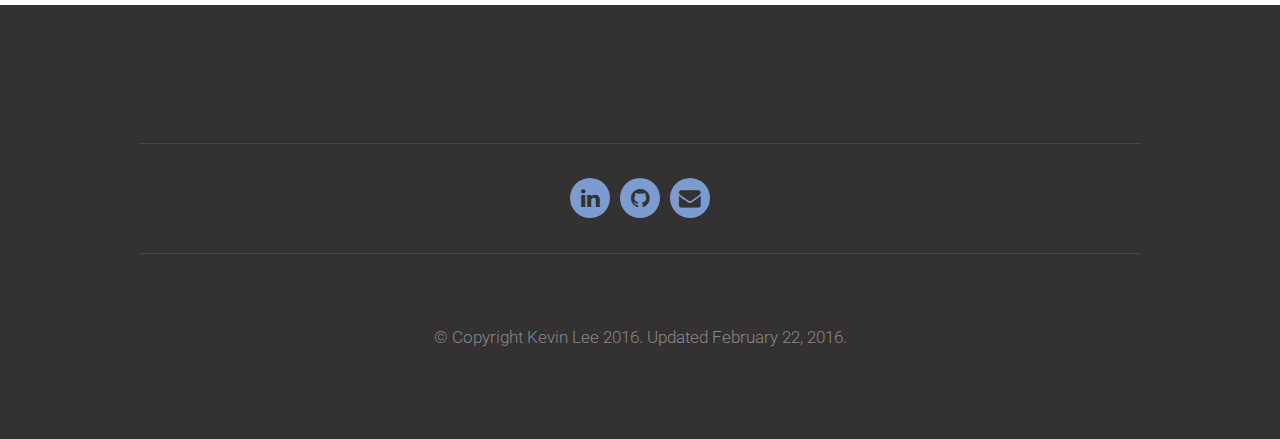
<file: projects-swipetunes.html>
<!DOCTYPE HTML>
<!--
	Concentric by Pixelarity
	pixelarity.com @pixelarity
	License: pixelarity.com/license
-->
<html>
	<head>
		<title>SwipeTunes</title>
		<meta charset="utf-8" />
		<meta name="viewport" content="width=device-width, initial-scale=1" />
		<!--[if lte IE 8]><script src="assets/js/ie/html5shiv.js"></script><![endif]-->
		<link rel="stylesheet" href="assets/css/main.css" />
		<!--[if lte IE 8]><link rel="stylesheet" href="assets/css/ie8.css" /><![endif]-->
	</head>
	<body class="no-sidebar">
		<div id="page-wrapper">

			<!-- Header -->
				<div id="header">
					<div>

						<!-- Logo -->
							<div id="logo">
								<h1><a href="index.html">Kevin Lee</a></h1>
							</div>

						<!-- Nav -->
							<nav id="nav">
								<ul>
									<li class="current_page_item"><a href="index.html">Home</a></li>
									<li><a href="https://kevinhjlee.wordpress.com/">Blog</a></li>
									<li><a href="index.html#main">Projects</a></li>
									<li><a href="index.html#footer">Contact Me</a></li>
								</ul>
							</nav>

					</div>
				</div>

			<!-- Main -->
				<div id="main">
					<div class="container">

						<!-- Content -->
							<div class="row">
								<div id="content" class="12u">
									<article>
										<header>
											<h2>SwipeTunes</h2>
											<span class="byline">Create hour long playlists in under a minute</span>
										</header>
										<img src="images/SwipeTunes/page1.png" style="width: 300px;">
										<span class="caption">SwipeTunes' first time user experience</span>
										<h3>Motivation</h3>
										<p>Ask yourself this: what kind of music do you want to listen to right now? Is it taking you a while to choose even one song? Probably! Think about this instead: do you want to listen to Lana Del Rey? Yes! Do you want to listen to Drake? Yes! How about Katy Perry? Nope! Trying to craft the perfect playlist in your mind is difficult, but binary decisions like these are quick and easy. That's the idea behind SwipeTunes.</p>
										<h3>Summary</h3>
										<p>SwipeTunes is a playlist creation webapp designed to help users create the perfect playlist for the moment in the shortest time possible. Simply choose a song or artist to start with, and SwipeTune will present you with relevant back-to-back music suggestions that you can quickly swipe right to add to a new custom playlist or swipe left to reject. In less than a minute's time, you will have created an hour long playlist filled only with songs that you want to listen to! SwipeTune is perfect for creating the perfect workout playlist or choosing what songs you want to listen to before your drive to work.

										<br><br>

										SwipeTunes was a Top 16 project at HackPrinceton Fall 2015.</p>
										<img src="images/SwipeTunes/page5.png" style="width: 300px;">
										<span class="caption">The "swipe" page for adding/rejecting suggested songs</span>
										
										<h3>What's Next?</h3>
										<p>Although SwipeTunes was conceived as a web application that could be used as standalone music player, there are other platforms where it would perform better. For example, SwipeTunes as an iOS/Android application makes sense because the primary use case for such a feature is for on-the-go playlist creation. However, few users would be willing to download a separate application just for making playlists. I believe that SwipeTunes would thrive as a feature on an existing music player such as Apple Music, Spotify, or SoundCloud, as it would allow users to continue using their preferred music service with the added benefit of quick and smart playlist generation. Also, it saves the work of trying to create a new music service in a highly competitive market.

										<br><br>

										I think my next step for SwipeTunes would to be create a YouTube-Chrome extension that would allow users to create SwipeTunes-style playlists within their browser. YouTube is basically a music service, as you can find almost any song on the site, and a lot of people are currently using it as one, so it's a great starting place for getting this idea into the hands of actual users. That is of course unless SoundCloud, Apple, or Spotify would like to hire me to build this for them!

										<br><br>

										Some challenges with using YouTube is determining whether or not a video is a song and should be included in search results, but this seems like an interesting machine learning problem and a good opportunity to learn more about ML.

										This idea can also be expanded to play music from a variety of existing music platforms from your browser such as SoundCloud and Spotify, and additionally combine and take advantage of their search algorithms to find the most relevant music suggestions as determined by all exisitng music services. I could look into developing my own search algorithm for determining the best related songs, but other companies are already dedicating a ton of resources to just this and it might be best to focus on other ideas unless I find the need.</p>
										<h3>Technology Used</h3>
											<ul>
												<li>HTML/CSS</li>
												<li>Javascript</li>
												<li>Spotify's REST API</li>
											</ul>
										<h3>Github:</h3>
										<a href="https://github.com/kevkloud/SwipeTunes">https://github.com/kevkloud/SwipeTunes</a>
										<h3>Devpost:</h3>
										<a href="http://devpost.com/software/swipetunes">http://devpost.com/software/swipetunes</a>
									</article>
								</div>
							</div>

					</div>
				</div>

			<!-- Footer -->
				<section id="footer">
					<div class="container">

						<!-- Social -->
							<section>
								<ul class="social">
									<li><a href="https://www.linkedin.com/in/kevinhjlee" class="icon fa-linkedin"><span>Linkedin</span></a></li>
									<li><a href="https://github.com/kevkloud" class="icon fa-github"><span>GitHub</span></a></li>
									<li><a href="mailto:khlee1@andrew.cmu.edu" class="icon fa-envelope"><span>Email</span></a></li>
								</ul>
							</section>

						<!-- Copyright -->
							<div class="copyright">
								&copy; Copyright Kevin Lee 2016. Updated February 22, 2016.
							</div>

					</div>
				</section>

		</div>

		<!-- Scripts -->
			<script src="assets/js/jquery.min.js"></script>
			<script src="assets/js/jquery.dropotron.min.js"></script>
			<script src="assets/js/skel.min.js"></script>
			<script src="assets/js/util.js"></script>
			<!--[if lte IE 8]><script src="assets/js/ie/respond.min.js"></script><![endif]-->
			<script src="assets/js/main.js"></script>

	</body>
</html>
</file>
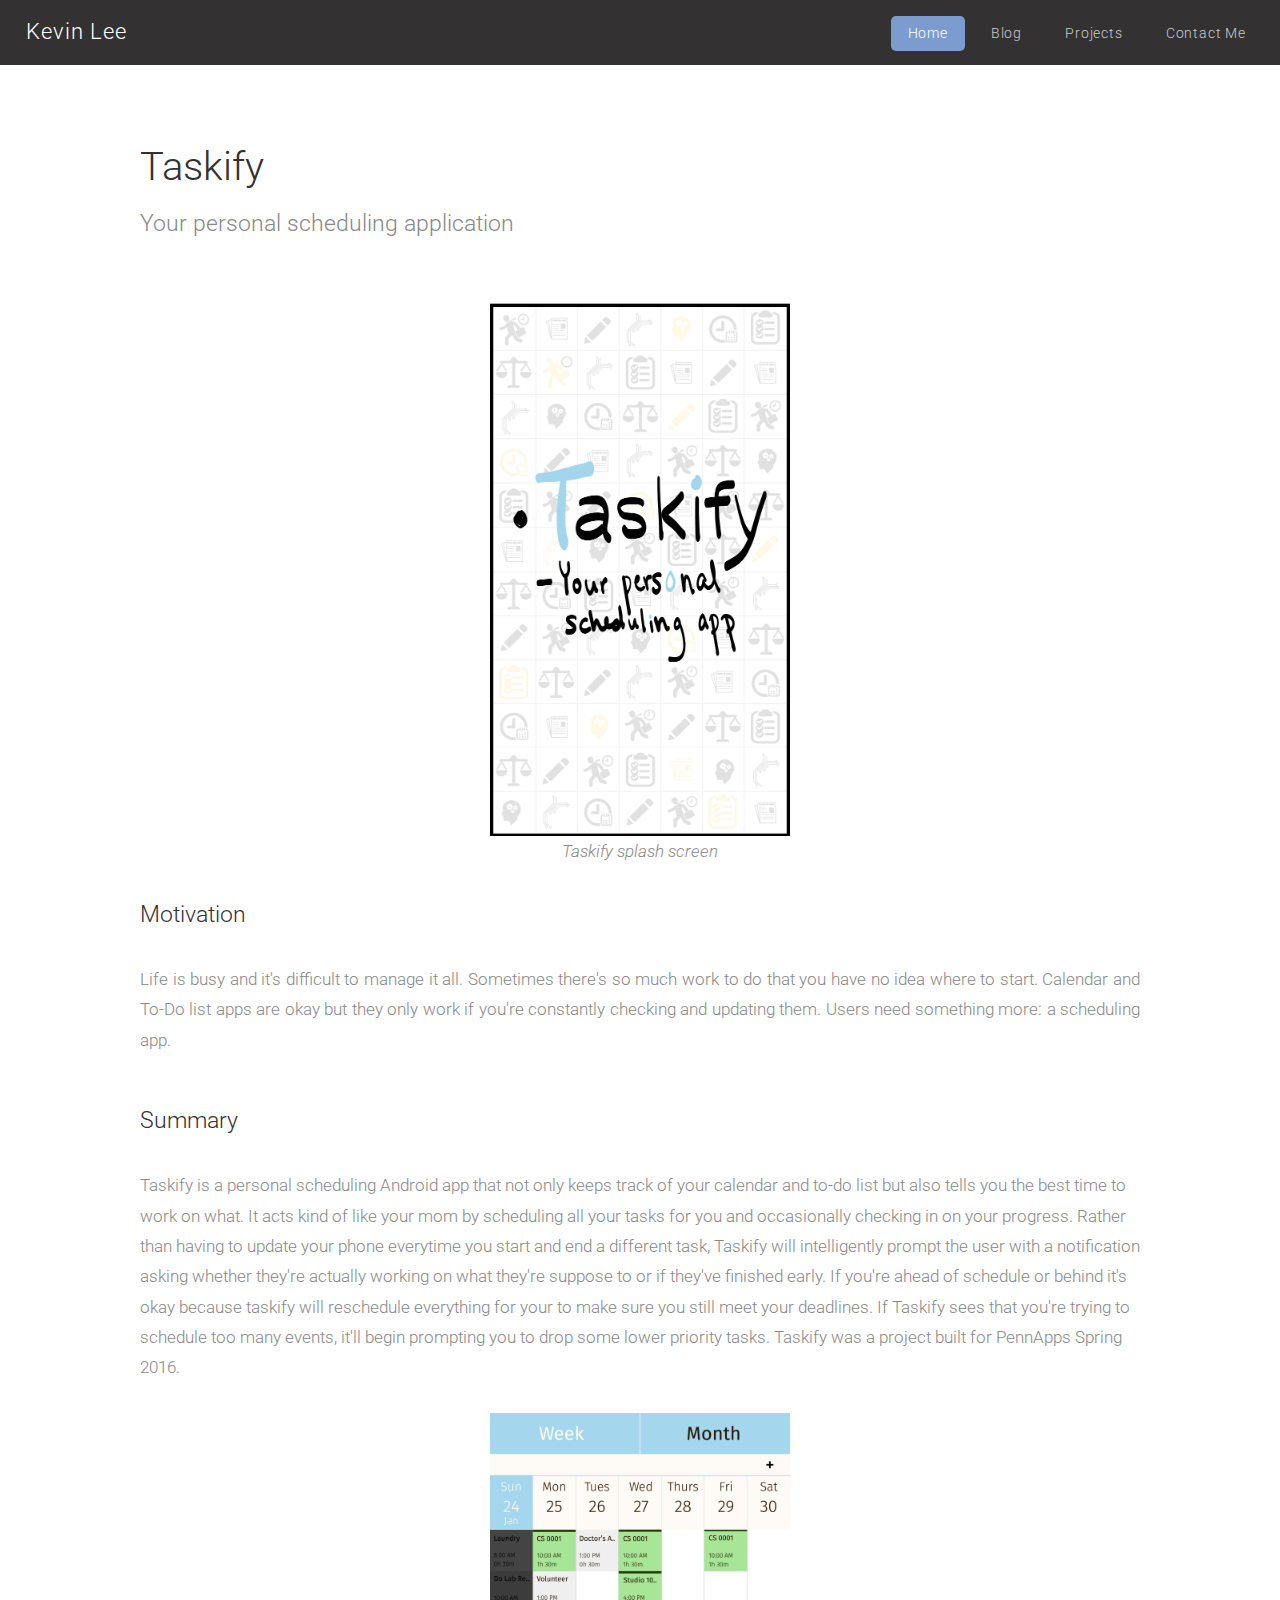
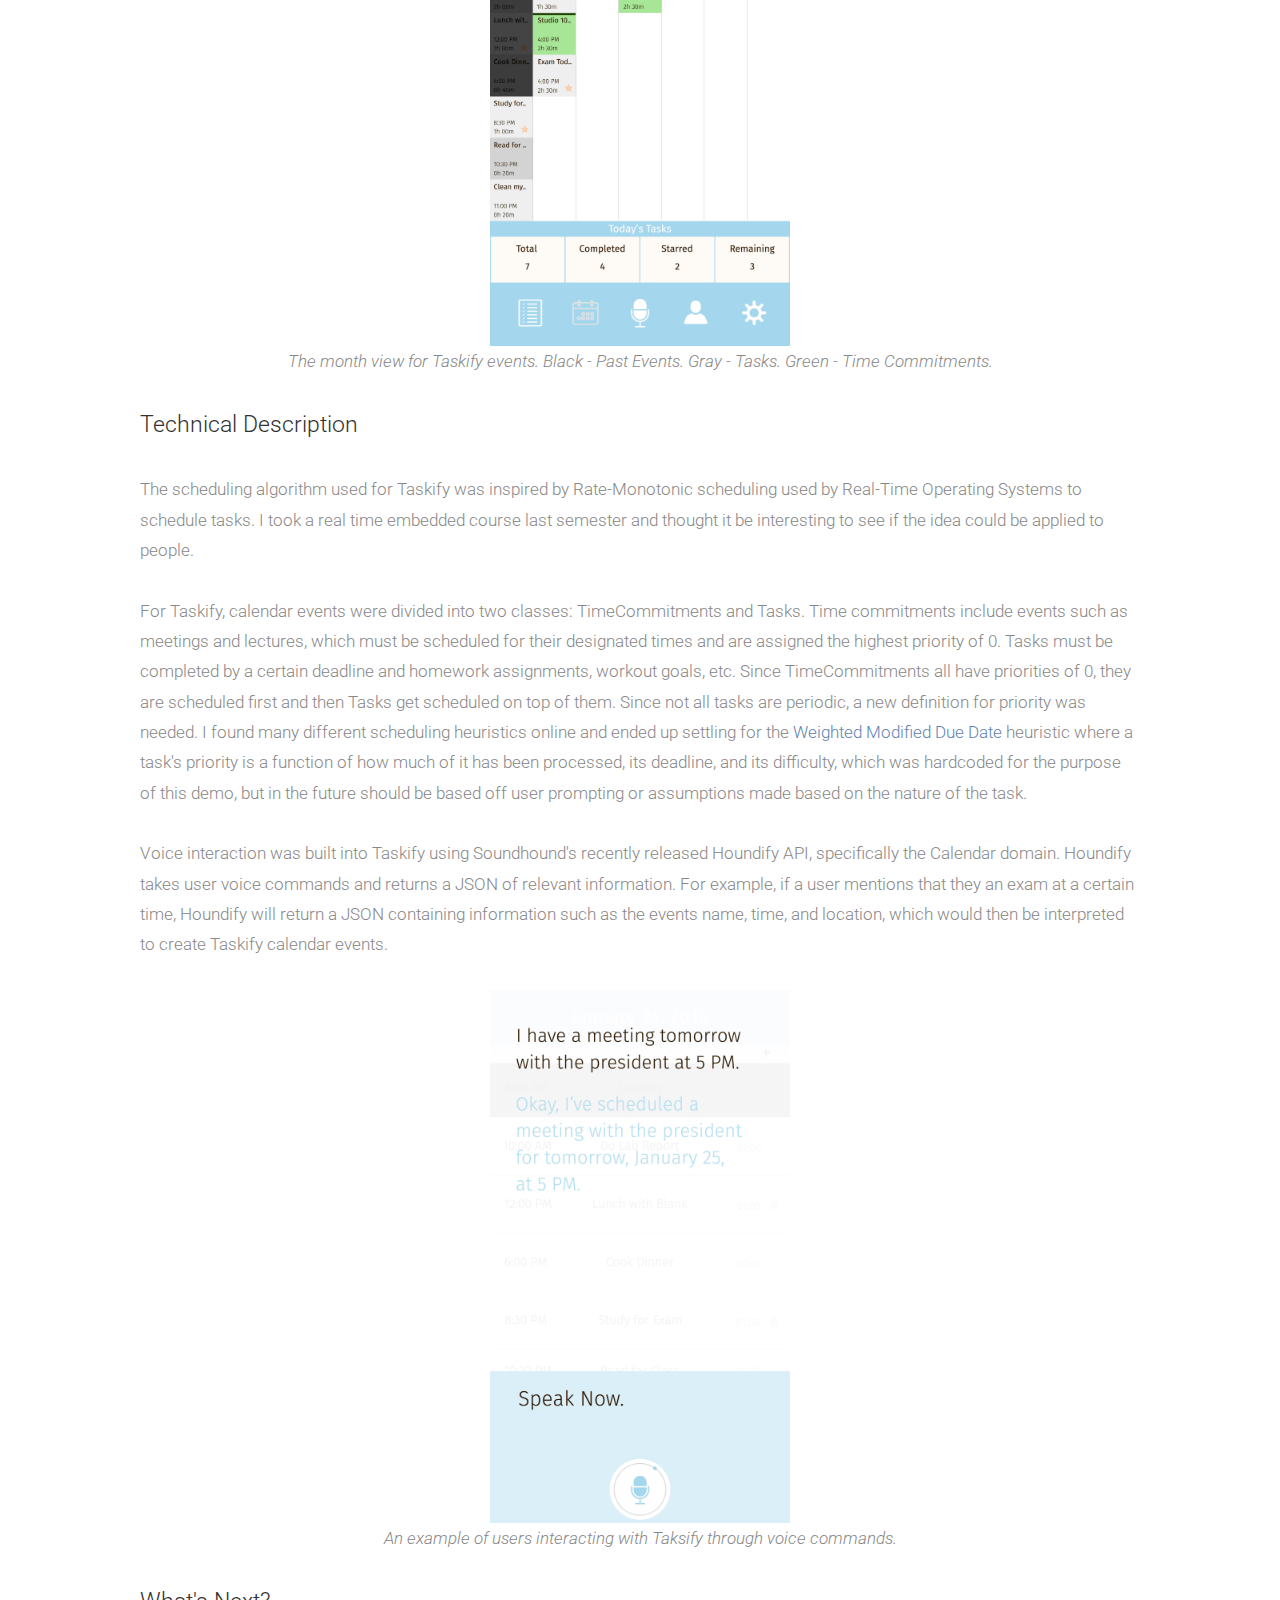
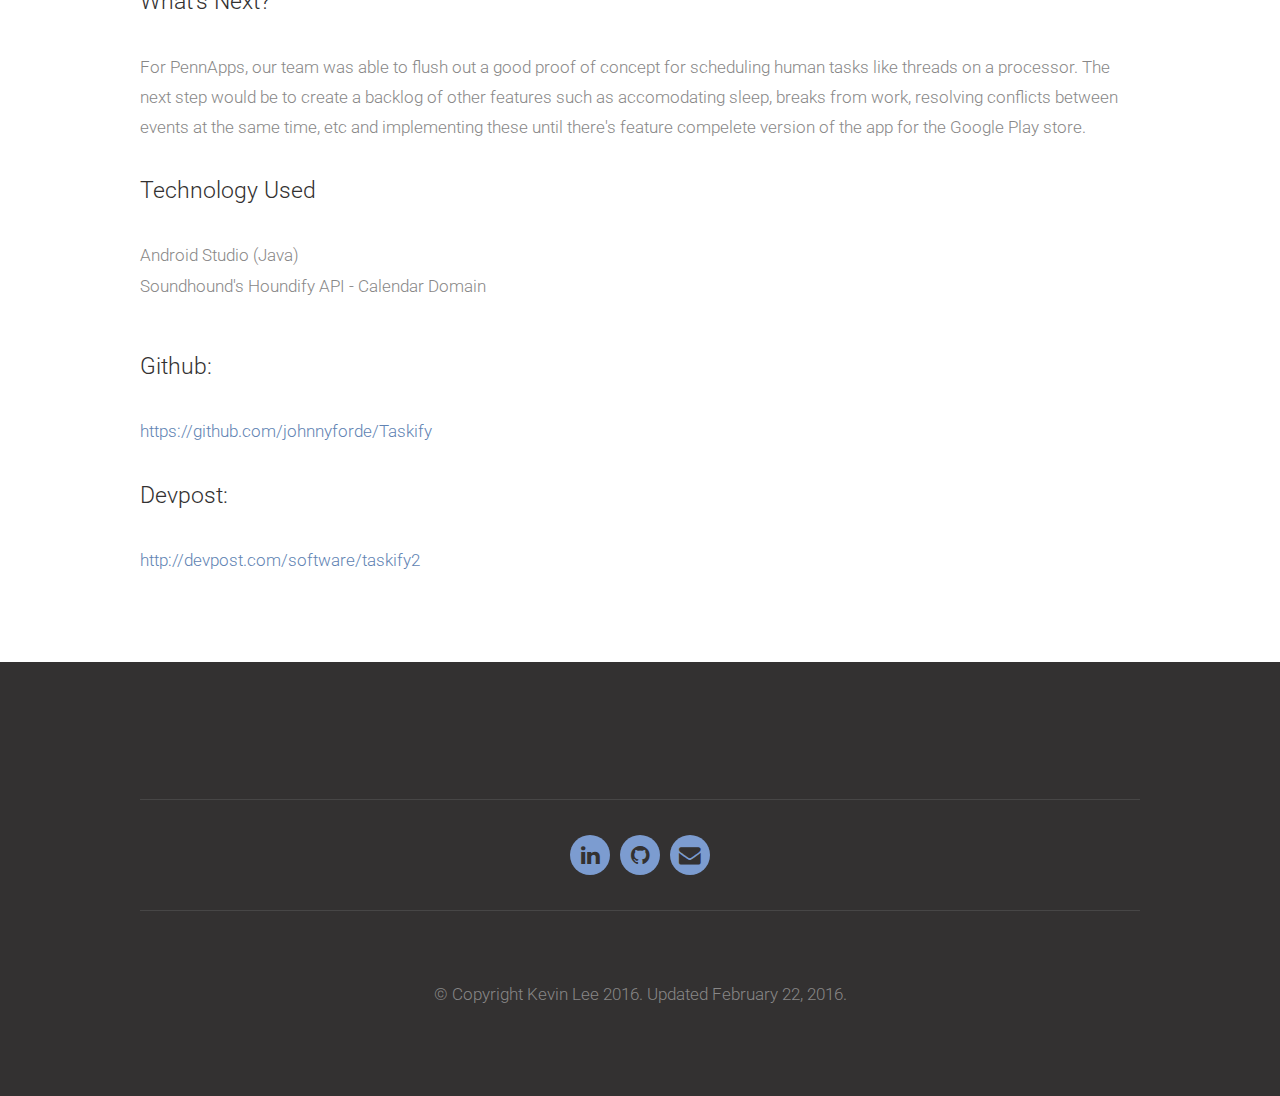
<file: projects-taskify.html>
<!DOCTYPE HTML>
<!--
	Concentric by Pixelarity
	pixelarity.com @pixelarity
	License: pixelarity.com/license
-->
<html>
	<head>
		<title>Taskify</title>
		<meta charset="utf-8" />
		<meta name="viewport" content="width=device-width, initial-scale=1" />
		<!--[if lte IE 8]><script src="assets/js/ie/html5shiv.js"></script><![endif]-->
		<link rel="stylesheet" href="assets/css/main.css" />
		<!--[if lte IE 8]><link rel="stylesheet" href="assets/css/ie8.css" /><![endif]-->
	</head>
	<body class="no-sidebar">
		<div id="page-wrapper">

			<!-- Header -->
				<div id="header">
					<div>

						<!-- Logo -->
							<div id="logo">
								<h1><a href="index.html">Kevin Lee</a></h1>
							</div>

						<!-- Nav -->
							<nav id="nav">
								<ul>
									<li class="current_page_item"><a href="index.html">Home</a></li>
									<li><a href="https://kevinhjlee.wordpress.com/">Blog</a></li>
									<li><a href="index.html#main">Projects</a></li>
									<li><a href="index.html#footer">Contact Me</a></li>
								</ul>
							</nav>

					</div>
				</div>

			<!-- Main -->
				<div id="main">
					<div class="container">

						<!-- Content -->
							<div class="row">
								<div id="content" class="12u">
									<article>
										<header>
											<h2>Taskify</h2>
											<span class="byline">Your personal scheduling application</span>
										</header>
										<img src="images/Taskify/taskifysplash.jpg" style="width: 300px;">
										<span class="caption">Taskify splash screen</span>
										<h3>Motivation</h3>
										<p>Life is busy and it's difficult to manage it all. Sometimes there's so much work to do that you have no idea where to start. Calendar and To-Do list apps are okay but they only work if you're constantly checking and updating them. Users need something more: a scheduling app.</p>
										<h3>Summary</h3>
										Taskify is a personal scheduling Android app that not only keeps track of your calendar and to-do list but also tells you the best time to work on what. It acts kind of like your mom by scheduling all your tasks for you and occasionally checking in on your progress. Rather than having to update your phone everytime you start and end a different task, Taskify will intelligently prompt the user with a notification asking whether they're actually working on what they're suppose to or if they've finished early. If you're ahead of schedule or behind it's okay because taskify will reschedule everything for your to make sure you still meet your deadlines. If Taskify sees that you're trying to schedule too many events, it'll begin prompting you to drop some lower priority tasks.

										Taskify was a project built for PennApps Spring 2016.
										<br><br>
										<img src="images/Taskify/taskifymonth.jpg" style="width: 300px;">
										<span class="caption">The month view for Taskify events. Black - Past Events. Gray - Tasks. Green - Time Commitments.</span>

										<h3>Technical Description</h3>
										The scheduling algorithm used for Taskify was inspired by Rate-Monotonic scheduling used by Real-Time Operating Systems to schedule tasks. I took a real time embedded course last semester and thought it be interesting to see if the idea could be applied to people.

										<br><br>

										For Taskify, calendar events were divided into two classes: TimeCommitments and Tasks. Time commitments include events such as meetings and lectures, which must be scheduled for their designated times and are assigned the highest priority of 0. Tasks must be completed by a certain deadline and homework assignments, workout goals, etc. Since TimeCommitments all have priorities of 0, they are scheduled first and then Tasks get scheduled on top of them. Since not all tasks are periodic, a new definition for priority was needed. I found many different scheduling heuristics online and ended up settling for the <a href="https://en.wikipedia.org/wiki/Modified_due-date_scheduling_heuristic">Weighted Modified Due Date</a> heuristic where a task's priority is a function of how much of it has been processed, its deadline, and its difficulty, which was hardcoded for the purpose of this demo, but in the future should be based off user prompting or assumptions made based on the nature of the task.

										<br><br>
										
										Voice interaction was built into Taskify using Soundhound's recently released Houndify API, specifically the Calendar domain. Houndify takes user voice commands and returns a JSON of relevant information. For example, if a user mentions that they an exam at a certain time, Houndify will return a JSON containing information such as the events name, time, and location, which would then be interpreted to create Taskify calendar events.

										<br><br>
										<img src="images/Taskify/taskifyhoundify.jpg" style="width: 300px;">
										<span class="caption">An example of users interacting with Taksify through voice commands.</span>

										<h3>What's Next?</h3>
										For PennApps, our team was able to flush out a good proof of concept for scheduling human tasks like threads on a processor. The next step would be to create a backlog of other features such as accomodating sleep, breaks from work, resolving conflicts between events at the same time, etc and implementing these until there's feature compelete version of the app for the Google Play store.

										<h3>Technology Used</h3>
											<ul>
												<li>Android Studio (Java)</li>
												<li>Soundhound's Houndify API - Calendar Domain</li>
											</ul>
										<h3>Github:</h3>
										<a href="https://github.com/johnnyforde/Taskify">https://github.com/johnnyforde/Taskify</a>
										<h3>Devpost:</h3>
										<a href="http://devpost.com/software/taskify2">http://devpost.com/software/taskify2</a>
									</article>
								</div>
							</div>

					</div>
				</div>

			<!-- Footer -->
				<section id="footer">
					<div class="container">

						<!-- Social -->
							<section>
								<ul class="social">
									<li><a href="https://www.linkedin.com/in/kevinhjlee" class="icon fa-linkedin"><span>Linkedin</span></a></li>
									<li><a href="https://github.com/kevkloud" class="icon fa-github"><span>GitHub</span></a></li>
									<li><a href="mailto:khlee1@andrew.cmu.edu" class="icon fa-envelope"><span>Email</span></a></li>
								</ul>
							</section>

						<!-- Copyright -->
							<div class="copyright">
								&copy; Copyright Kevin Lee 2016. Updated February 22, 2016.
							</div>

					</div>
				</section>

		</div>

		<!-- Scripts -->
			<script src="assets/js/jquery.min.js"></script>
			<script src="assets/js/jquery.dropotron.min.js"></script>
			<script src="assets/js/skel.min.js"></script>
			<script src="assets/js/util.js"></script>
			<!--[if lte IE 8]><script src="assets/js/ie/respond.min.js"></script><![endif]-->
			<script src="assets/js/main.js"></script>

	</body>
</html>
</file>
<file: assets/css/ie8.css>
/*
	Concentric by Pixelarity
	pixelarity.com @pixelarity
	License: pixelarity.com/license
*/

/* Basic */

	.button {
		-ms-behavior: url("assets/js/ie/PIE.htc");
	}

		.button.alt {
			position: relative;
			border-color: #f2f1f1 !important;
		}

			.button.alt:hover {
				position: relative;
				background: #333131;
				border-color: #333131 !important;
				color: #FFF !important;
			}

/* Lists */

	ul.social {
		border-top: 1px solid #444242;
		border-bottom: 1px solid #444242;
	}

		ul.social li a {
			-ms-behavior: url("assets/js/ie/PIE.htc");
		}

	ul.staff {
		border-top: 1px solid #dcdcdc;
		border-bottom: 1px solid #dcdcdc;
	}

		ul.staff li {
			position: relative;
			-ms-behavior: url("assets/js/ie/PIE.htc");
		}

			ul.staff li img {
				position: absolute;
				-ms-behavior: url("assets/js/ie/PIE.htc");
			}

/* Forms */

	form input[type=text], form input[type=password] {
		position: relative;
		-ms-behavior: url("assets/js/ie/PIE.htc");
		background-color: #f8f8f8;
	}

	form select, form textarea {
		position: relative;
		-ms-behavior: url("assets/js/ie/PIE.htc");
		background-color: #f8f8f8;
	}

	form input[type=text]:focus, form input[type=password]:focus {
		background-color: #f5f4f4;
	}

	form select:focus, form textarea:focus {
		background-color: #f5f4f4;
	}

/* FA Icons */

	.pennant {
		-ms-behavior: url("assets/js/ie/PIE.htc");
		padding: 0.20em;
		font-size: 1.8em;
	}

	.icon {
		width: 1.7em;
		height: 1.7em;
		line-height: 1.3em;
		-ms-behavior: url("assets/js/ie/PIE.htc");
	}

/* Nav */

	#nav li.current_page_item a {
		-ms-behavior: url("assets/js/ie/PIE.htc");
	}

	.dropotron {
		-ms-behavior: url("assets/js/ie/PIE.htc");
	}

		.dropotron a, .dropotron span {
			border-top-color: #444;
		}

/* Banner */

	#banner {
		padding-bottom: 5em;
		-ms-behavior: url("assets/js/ie/backgroundsize.min.htc");
	}

/* Tweets */

	#tweets {
		-ms-behavior: url("assets/js/ie/backgroundsize.min.htc");
	}

/* Footer */

	#footer header {
		border-bottom: 1px solid #444242;
	}
</file>
<file: assets/css/main.css>
@import url("http://fonts.googleapis.com/css?family=Roboto:400,300,300italic,100");
@import url("font-awesome.min.css");

/*
	Concentric by Pixelarity
	pixelarity.com @pixelarity
	License: pixelarity.com/license
*/

/* Reset */

	html, body, div, span, applet, object, iframe, h1, h2, h3, h4, h5, h6, p, blockquote, pre, a, abbr, acronym, address, big, cite, code, del, dfn, em, img, ins, kbd, q, s, samp, small, strike, strong, sub, sup, tt, var, b, u, i, center, dl, dt, dd, ol, ul, li, fieldset, form, label, legend, table, caption, tbody, tfoot, thead, tr, th, td, article, aside, canvas, details, embed, figure, figcaption, footer, header, hgroup, menu, nav, output, ruby, section, summary, time, mark, audio, video {
		margin: 0;
		padding: 0;
		border: 0;
		font-size: 100%;
		font: inherit;
		vertical-align: baseline;
	}

	article, aside, details, figcaption, figure, footer, header, hgroup, menu, nav, section {
		display: block;
	}

	body {
		line-height: 1;
	}

	ol, ul {
		list-style: none;
	}

	blockquote, q {
		quotes: none;
	}

	blockquote:before, blockquote:after, q:before, q:after {
		content: '';
		content: none;
	}

	table {
		border-collapse: collapse;
		border-spacing: 0;
	}

	body {
		-webkit-text-size-adjust: none;
	}

	.aspect-ratio {
  		position: relative;
  		width: 100%;
  		height: 0;
  		padding-bottom: 51%;
	}

	.aspect-ratio iframe {
		 position: absolute;
		 width: 100%;
		 height: 100%;
		 left: 0; top: 0;
	}

/* Box Model */

	*, *:before, *:after {
		-moz-box-sizing: border-box;
		-webkit-box-sizing: border-box;
		box-sizing: border-box;
	}

/* Containers */

	.container {
		margin-left: auto;
		margin-right: auto;
	}

	.container.\31 25\25 {
		width: 100%;
		max-width: 1750px;
		min-width: 1400px;
	}

	.container.\37 5\25 {
		width: 1050px;
	}

	.container.\35 0\25 {
		width: 700px;
	}

	.container.\32 5\25 {
		width: 350px;
	}

	.container {
		width: 1400px;
	}

	@media screen and (max-width: 1680px) {

		.container.\31 25\25 {
			width: 100%;
			max-width: 1500px;
			min-width: 1200px;
		}

		.container.\37 5\25 {
			width: 900px;
		}

		.container.\35 0\25 {
			width: 600px;
		}

		.container.\32 5\25 {
			width: 300px;
		}

		.container {
			width: 1200px;
		}

	}

	@media screen and (max-width: 1280px) {

		.container.\31 25\25 {
			width: 100%;
			max-width: 1250px;
			min-width: 1000px;
		}

		.container.\37 5\25 {
			width: 750px;
		}

		.container.\35 0\25 {
			width: 500px;
		}

		.container.\32 5\25 {
			width: 250px;
		}

		.container {
			width: 1000px;
		}

	}

	@media screen and (max-width: 1080px) {

		.container.\31 25\25 {
			width: 100%;
			max-width: 118.75%;
			min-width: 95%;
		}

		.container.\37 5\25 {
			width: 71.25%;
		}

		.container.\35 0\25 {
			width: 47.5%;
		}

		.container.\32 5\25 {
			width: 23.75%;
		}

		.container {
			width: 95%;
		}

	}

	@media screen and (max-width: 960px) {

		.container.\31 25\25 {
			width: 100%;
			max-width: 118.75%;
			min-width: 95%;
		}

		.container.\37 5\25 {
			width: 71.25%;
		}

		.container.\35 0\25 {
			width: 47.5%;
		}

		.container.\32 5\25 {
			width: 23.75%;
		}

		.container {
			width: 95% !important;
		}

	}

	@media screen and (max-width: 736px) {

		.container.\31 25\25 {
			width: 100%;
			max-width: 112.5%;
			min-width: 90%;
		}

		.container.\37 5\25 {
			width: 67.5%;
		}

		.container.\35 0\25 {
			width: 45%;
		}

		.container.\32 5\25 {
			width: 22.5%;
		}

		.container {
			width: 90% !important;
		}

	}

/* Grid */

	.row {
		border-bottom: solid 1px transparent;
		-moz-box-sizing: border-box;
		-webkit-box-sizing: border-box;
		box-sizing: border-box;
	}

	.row > * {
		float: left;
		-moz-box-sizing: border-box;
		-webkit-box-sizing: border-box;
		box-sizing: border-box;
	}

	.row:after, .row:before {
		content: '';
		display: block;
		clear: both;
		height: 0;
	}

	.row.uniform > * > :first-child {
		margin-top: 0;
	}

	.row.uniform > * > :last-child {
		margin-bottom: 0;
	}

	.row.\30 \25 > * {
		padding: 0px 0 0 0px;
	}

	.row.\30 \25 {
		margin: 0px 0 -1px 0px;
	}

	.row.uniform.\30 \25 > * {
		padding: 0px 0 0 0px;
	}

	.row.uniform.\30 \25 {
		margin: 0px 0 -1px 0px;
	}

	.row > * {
		padding: 40px 0 0 40px;
	}

	.row {
		margin: -40px 0 -1px -40px;
	}

	.row.uniform > * {
		padding: 40px 0 0 40px;
	}

	.row.uniform {
		margin: -40px 0 -1px -40px;
	}

	.row.\32 00\25 > * {
		padding: 80px 0 0 80px;
	}

	.row.\32 00\25 {
		margin: -80px 0 -1px -80px;
	}

	.row.uniform.\32 00\25 > * {
		padding: 80px 0 0 80px;
	}

	.row.uniform.\32 00\25 {
		margin: -80px 0 -1px -80px;
	}

	.row.\31 50\25 > * {
		padding: 60px 0 0 60px;
	}

	.row.\31 50\25 {
		margin: -60px 0 -1px -60px;
	}

	.row.uniform.\31 50\25 > * {
		padding: 60px 0 0 60px;
	}

	.row.uniform.\31 50\25 {
		margin: -60px 0 -1px -60px;
	}

	.row.\35 0\25 > * {
		padding: 20px 0 0 20px;
	}

	.row.\35 0\25 {
		margin: -20px 0 -1px -20px;
	}

	.row.uniform.\35 0\25 > * {
		padding: 20px 0 0 20px;
	}

	.row.uniform.\35 0\25 {
		margin: -20px 0 -1px -20px;
	}

	.row.\32 5\25 > * {
		padding: 10px 0 0 10px;
	}

	.row.\32 5\25 {
		margin: -10px 0 -1px -10px;
	}

	.row.uniform.\32 5\25 > * {
		padding: 10px 0 0 10px;
	}

	.row.uniform.\32 5\25 {
		margin: -10px 0 -1px -10px;
	}

	.\31 2u, .\31 2u\24 {
		width: 100%;
		clear: none;
		margin-left: 0;
	}

	.\31 1u, .\31 1u\24 {
		width: 91.6666666667%;
		clear: none;
		margin-left: 0;
	}

	.\31 0u, .\31 0u\24 {
		width: 83.3333333333%;
		clear: none;
		margin-left: 0;
	}

	.\39 u, .\39 u\24 {
		width: 75%;
		clear: none;
		margin-left: 0;
	}

	.\38 u, .\38 u\24 {
		width: 66.6666666667%;
		clear: none;
		margin-left: 0;
	}

	.\37 u, .\37 u\24 {
		width: 58.3333333333%;
		clear: none;
		margin-left: 0;
	}

	.\36 u, .\36 u\24 {
		width: 50%;
		clear: none;
		margin-left: 0;
	}

	.\35 u, .\35 u\24 {
		width: 41.6666666667%;
		clear: none;
		margin-left: 0;
	}

	.\34 u, .\34 u\24 {
		width: 33.3333333333%;
		clear: none;
		margin-left: 0;
	}

	.\33 u, .\33 u\24 {
		width: 25%;
		clear: none;
		margin-left: 0;
	}

	.\32 u, .\32 u\24 {
		width: 16.6666666667%;
		clear: none;
		margin-left: 0;
	}

	.\31 u, .\31 u\24 {
		width: 8.3333333333%;
		clear: none;
		margin-left: 0;
	}

	.\31 2u\24 + *,
	.\31 1u\24 + *,
	.\31 0u\24 + *,
	.\39 u\24 + *,
	.\38 u\24 + *,
	.\37 u\24 + *,
	.\36 u\24 + *,
	.\35 u\24 + *,
	.\34 u\24 + *,
	.\33 u\24 + *,
	.\32 u\24 + *,
	.\31 u\24 + * {
		clear: left;
	}

	.\-11u {
		margin-left: 91.66667%;
	}

	.\-10u {
		margin-left: 83.33333%;
	}

	.\-9u {
		margin-left: 75%;
	}

	.\-8u {
		margin-left: 66.66667%;
	}

	.\-7u {
		margin-left: 58.33333%;
	}

	.\-6u {
		margin-left: 50%;
	}

	.\-5u {
		margin-left: 41.66667%;
	}

	.\-4u {
		margin-left: 33.33333%;
	}

	.\-3u {
		margin-left: 25%;
	}

	.\-2u {
		margin-left: 16.66667%;
	}

	.\-1u {
		margin-left: 8.33333%;
	}

	@media screen and (max-width: 1680px) {

		.row > * {
			padding: 40px 0 0 40px;
		}

		.row {
			margin: -40px 0 -1px -40px;
		}

		.row.uniform > * {
			padding: 40px 0 0 40px;
		}

		.row.uniform {
			margin: -40px 0 -1px -40px;
		}

		.row.\32 00\25 > * {
			padding: 80px 0 0 80px;
		}

		.row.\32 00\25 {
			margin: -80px 0 -1px -80px;
		}

		.row.uniform.\32 00\25 > * {
			padding: 80px 0 0 80px;
		}

		.row.uniform.\32 00\25 {
			margin: -80px 0 -1px -80px;
		}

		.row.\31 50\25 > * {
			padding: 60px 0 0 60px;
		}

		.row.\31 50\25 {
			margin: -60px 0 -1px -60px;
		}

		.row.uniform.\31 50\25 > * {
			padding: 60px 0 0 60px;
		}

		.row.uniform.\31 50\25 {
			margin: -60px 0 -1px -60px;
		}

		.row.\35 0\25 > * {
			padding: 20px 0 0 20px;
		}

		.row.\35 0\25 {
			margin: -20px 0 -1px -20px;
		}

		.row.uniform.\35 0\25 > * {
			padding: 20px 0 0 20px;
		}

		.row.uniform.\35 0\25 {
			margin: -20px 0 -1px -20px;
		}

		.row.\32 5\25 > * {
			padding: 10px 0 0 10px;
		}

		.row.\32 5\25 {
			margin: -10px 0 -1px -10px;
		}

		.row.uniform.\32 5\25 > * {
			padding: 10px 0 0 10px;
		}

		.row.uniform.\32 5\25 {
			margin: -10px 0 -1px -10px;
		}

		.\31 2u\28wide\29, .\31 2u\24\28wide\29 {
			width: 100%;
			clear: none;
			margin-left: 0;
		}

		.\31 1u\28wide\29, .\31 1u\24\28wide\29 {
			width: 91.6666666667%;
			clear: none;
			margin-left: 0;
		}

		.\31 0u\28wide\29, .\31 0u\24\28wide\29 {
			width: 83.3333333333%;
			clear: none;
			margin-left: 0;
		}

		.\39 u\28wide\29, .\39 u\24\28wide\29 {
			width: 75%;
			clear: none;
			margin-left: 0;
		}

		.\38 u\28wide\29, .\38 u\24\28wide\29 {
			width: 66.6666666667%;
			clear: none;
			margin-left: 0;
		}

		.\37 u\28wide\29, .\37 u\24\28wide\29 {
			width: 58.3333333333%;
			clear: none;
			margin-left: 0;
		}

		.\36 u\28wide\29, .\36 u\24\28wide\29 {
			width: 50%;
			clear: none;
			margin-left: 0;
		}

		.\35 u\28wide\29, .\35 u\24\28wide\29 {
			width: 41.6666666667%;
			clear: none;
			margin-left: 0;
		}

		.\34 u\28wide\29, .\34 u\24\28wide\29 {
			width: 33.3333333333%;
			clear: none;
			margin-left: 0;
		}

		.\33 u\28wide\29, .\33 u\24\28wide\29 {
			width: 25%;
			clear: none;
			margin-left: 0;
		}

		.\32 u\28wide\29, .\32 u\24\28wide\29 {
			width: 16.6666666667%;
			clear: none;
			margin-left: 0;
		}

		.\31 u\28wide\29, .\31 u\24\28wide\29 {
			width: 8.3333333333%;
			clear: none;
			margin-left: 0;
		}

		.\31 2u\24\28wide\29 + *,
		.\31 1u\24\28wide\29 + *,
		.\31 0u\24\28wide\29 + *,
		.\39 u\24\28wide\29 + *,
		.\38 u\24\28wide\29 + *,
		.\37 u\24\28wide\29 + *,
		.\36 u\24\28wide\29 + *,
		.\35 u\24\28wide\29 + *,
		.\34 u\24\28wide\29 + *,
		.\33 u\24\28wide\29 + *,
		.\32 u\24\28wide\29 + *,
		.\31 u\24\28wide\29 + * {
			clear: left;
		}

		.\-11u\28wide\29 {
			margin-left: 91.66667%;
		}

		.\-10u\28wide\29 {
			margin-left: 83.33333%;
		}

		.\-9u\28wide\29 {
			margin-left: 75%;
		}

		.\-8u\28wide\29 {
			margin-left: 66.66667%;
		}

		.\-7u\28wide\29 {
			margin-left: 58.33333%;
		}

		.\-6u\28wide\29 {
			margin-left: 50%;
		}

		.\-5u\28wide\29 {
			margin-left: 41.66667%;
		}

		.\-4u\28wide\29 {
			margin-left: 33.33333%;
		}

		.\-3u\28wide\29 {
			margin-left: 25%;
		}

		.\-2u\28wide\29 {
			margin-left: 16.66667%;
		}

		.\-1u\28wide\29 {
			margin-left: 8.33333%;
		}

	}

	@media screen and (max-width: 1280px) {

		.row > * {
			padding: 40px 0 0 40px;
		}

		.row {
			margin: -40px 0 -1px -40px;
		}

		.row.uniform > * {
			padding: 40px 0 0 40px;
		}

		.row.uniform {
			margin: -40px 0 -1px -40px;
		}

		.row.\32 00\25 > * {
			padding: 80px 0 0 80px;
		}

		.row.\32 00\25 {
			margin: -80px 0 -1px -80px;
		}

		.row.uniform.\32 00\25 > * {
			padding: 80px 0 0 80px;
		}

		.row.uniform.\32 00\25 {
			margin: -80px 0 -1px -80px;
		}

		.row.\31 50\25 > * {
			padding: 60px 0 0 60px;
		}

		.row.\31 50\25 {
			margin: -60px 0 -1px -60px;
		}

		.row.uniform.\31 50\25 > * {
			padding: 60px 0 0 60px;
		}

		.row.uniform.\31 50\25 {
			margin: -60px 0 -1px -60px;
		}

		.row.\35 0\25 > * {
			padding: 20px 0 0 20px;
		}

		.row.\35 0\25 {
			margin: -20px 0 -1px -20px;
		}

		.row.uniform.\35 0\25 > * {
			padding: 20px 0 0 20px;
		}

		.row.uniform.\35 0\25 {
			margin: -20px 0 -1px -20px;
		}

		.row.\32 5\25 > * {
			padding: 10px 0 0 10px;
		}

		.row.\32 5\25 {
			margin: -10px 0 -1px -10px;
		}

		.row.uniform.\32 5\25 > * {
			padding: 10px 0 0 10px;
		}

		.row.uniform.\32 5\25 {
			margin: -10px 0 -1px -10px;
		}

		.\31 2u\28normal\29, .\31 2u\24\28normal\29 {
			width: 100%;
			clear: none;
			margin-left: 0;
		}

		.\31 1u\28normal\29, .\31 1u\24\28normal\29 {
			width: 91.6666666667%;
			clear: none;
			margin-left: 0;
		}

		.\31 0u\28normal\29, .\31 0u\24\28normal\29 {
			width: 83.3333333333%;
			clear: none;
			margin-left: 0;
		}

		.\39 u\28normal\29, .\39 u\24\28normal\29 {
			width: 75%;
			clear: none;
			margin-left: 0;
		}

		.\38 u\28normal\29, .\38 u\24\28normal\29 {
			width: 66.6666666667%;
			clear: none;
			margin-left: 0;
		}

		.\37 u\28normal\29, .\37 u\24\28normal\29 {
			width: 58.3333333333%;
			clear: none;
			margin-left: 0;
		}

		.\36 u\28normal\29, .\36 u\24\28normal\29 {
			width: 50%;
			clear: none;
			margin-left: 0;
		}

		.\35 u\28normal\29, .\35 u\24\28normal\29 {
			width: 41.6666666667%;
			clear: none;
			margin-left: 0;
		}

		.\34 u\28normal\29, .\34 u\24\28normal\29 {
			width: 33.3333333333%;
			clear: none;
			margin-left: 0;
		}

		.\33 u\28normal\29, .\33 u\24\28normal\29 {
			width: 25%;
			clear: none;
			margin-left: 0;
		}

		.\32 u\28normal\29, .\32 u\24\28normal\29 {
			width: 16.6666666667%;
			clear: none;
			margin-left: 0;
		}

		.\31 u\28normal\29, .\31 u\24\28normal\29 {
			width: 8.3333333333%;
			clear: none;
			margin-left: 0;
		}

		.\31 2u\24\28normal\29 + *,
		.\31 1u\24\28normal\29 + *,
		.\31 0u\24\28normal\29 + *,
		.\39 u\24\28normal\29 + *,
		.\38 u\24\28normal\29 + *,
		.\37 u\24\28normal\29 + *,
		.\36 u\24\28normal\29 + *,
		.\35 u\24\28normal\29 + *,
		.\34 u\24\28normal\29 + *,
		.\33 u\24\28normal\29 + *,
		.\32 u\24\28normal\29 + *,
		.\31 u\24\28normal\29 + * {
			clear: left;
		}

		.\-11u\28normal\29 {
			margin-left: 91.66667%;
		}

		.\-10u\28normal\29 {
			margin-left: 83.33333%;
		}

		.\-9u\28normal\29 {
			margin-left: 75%;
		}

		.\-8u\28normal\29 {
			margin-left: 66.66667%;
		}

		.\-7u\28normal\29 {
			margin-left: 58.33333%;
		}

		.\-6u\28normal\29 {
			margin-left: 50%;
		}

		.\-5u\28normal\29 {
			margin-left: 41.66667%;
		}

		.\-4u\28normal\29 {
			margin-left: 33.33333%;
		}

		.\-3u\28normal\29 {
			margin-left: 25%;
		}

		.\-2u\28normal\29 {
			margin-left: 16.66667%;
		}

		.\-1u\28normal\29 {
			margin-left: 8.33333%;
		}

	}

	@media screen and (max-width: 1080px) {

		.row > * {
			padding: 20px 0 0 20px;
		}

		.row {
			margin: -20px 0 -1px -20px;
		}

		.row.uniform > * {
			padding: 20px 0 0 20px;
		}

		.row.uniform {
			margin: -20px 0 -1px -20px;
		}

		.row.\32 00\25 > * {
			padding: 40px 0 0 40px;
		}

		.row.\32 00\25 {
			margin: -40px 0 -1px -40px;
		}

		.row.uniform.\32 00\25 > * {
			padding: 40px 0 0 40px;
		}

		.row.uniform.\32 00\25 {
			margin: -40px 0 -1px -40px;
		}

		.row.\31 50\25 > * {
			padding: 30px 0 0 30px;
		}

		.row.\31 50\25 {
			margin: -30px 0 -1px -30px;
		}

		.row.uniform.\31 50\25 > * {
			padding: 30px 0 0 30px;
		}

		.row.uniform.\31 50\25 {
			margin: -30px 0 -1px -30px;
		}

		.row.\35 0\25 > * {
			padding: 10px 0 0 10px;
		}

		.row.\35 0\25 {
			margin: -10px 0 -1px -10px;
		}

		.row.uniform.\35 0\25 > * {
			padding: 10px 0 0 10px;
		}

		.row.uniform.\35 0\25 {
			margin: -10px 0 -1px -10px;
		}

		.row.\32 5\25 > * {
			padding: 5px 0 0 5px;
		}

		.row.\32 5\25 {
			margin: -5px 0 -1px -5px;
		}

		.row.uniform.\32 5\25 > * {
			padding: 5px 0 0 5px;
		}

		.row.uniform.\32 5\25 {
			margin: -5px 0 -1px -5px;
		}

		.\31 2u\28narrow\29, .\31 2u\24\28narrow\29 {
			width: 100%;
			clear: none;
			margin-left: 0;
		}

		.\31 1u\28narrow\29, .\31 1u\24\28narrow\29 {
			width: 91.6666666667%;
			clear: none;
			margin-left: 0;
		}

		.\31 0u\28narrow\29, .\31 0u\24\28narrow\29 {
			width: 83.3333333333%;
			clear: none;
			margin-left: 0;
		}

		.\39 u\28narrow\29, .\39 u\24\28narrow\29 {
			width: 75%;
			clear: none;
			margin-left: 0;
		}

		.\38 u\28narrow\29, .\38 u\24\28narrow\29 {
			width: 66.6666666667%;
			clear: none;
			margin-left: 0;
		}

		.\37 u\28narrow\29, .\37 u\24\28narrow\29 {
			width: 58.3333333333%;
			clear: none;
			margin-left: 0;
		}

		.\36 u\28narrow\29, .\36 u\24\28narrow\29 {
			width: 50%;
			clear: none;
			margin-left: 0;
		}

		.\35 u\28narrow\29, .\35 u\24\28narrow\29 {
			width: 41.6666666667%;
			clear: none;
			margin-left: 0;
		}

		.\34 u\28narrow\29, .\34 u\24\28narrow\29 {
			width: 33.3333333333%;
			clear: none;
			margin-left: 0;
		}

		.\33 u\28narrow\29, .\33 u\24\28narrow\29 {
			width: 25%;
			clear: none;
			margin-left: 0;
		}

		.\32 u\28narrow\29, .\32 u\24\28narrow\29 {
			width: 16.6666666667%;
			clear: none;
			margin-left: 0;
		}

		.\31 u\28narrow\29, .\31 u\24\28narrow\29 {
			width: 8.3333333333%;
			clear: none;
			margin-left: 0;
		}

		.\31 2u\24\28narrow\29 + *,
		.\31 1u\24\28narrow\29 + *,
		.\31 0u\24\28narrow\29 + *,
		.\39 u\24\28narrow\29 + *,
		.\38 u\24\28narrow\29 + *,
		.\37 u\24\28narrow\29 + *,
		.\36 u\24\28narrow\29 + *,
		.\35 u\24\28narrow\29 + *,
		.\34 u\24\28narrow\29 + *,
		.\33 u\24\28narrow\29 + *,
		.\32 u\24\28narrow\29 + *,
		.\31 u\24\28narrow\29 + * {
			clear: left;
		}

		.\-11u\28narrow\29 {
			margin-left: 91.66667%;
		}

		.\-10u\28narrow\29 {
			margin-left: 83.33333%;
		}

		.\-9u\28narrow\29 {
			margin-left: 75%;
		}

		.\-8u\28narrow\29 {
			margin-left: 66.66667%;
		}

		.\-7u\28narrow\29 {
			margin-left: 58.33333%;
		}

		.\-6u\28narrow\29 {
			margin-left: 50%;
		}

		.\-5u\28narrow\29 {
			margin-left: 41.66667%;
		}

		.\-4u\28narrow\29 {
			margin-left: 33.33333%;
		}

		.\-3u\28narrow\29 {
			margin-left: 25%;
		}

		.\-2u\28narrow\29 {
			margin-left: 16.66667%;
		}

		.\-1u\28narrow\29 {
			margin-left: 8.33333%;
		}

	}

	@media screen and (max-width: 960px) {

		.row > * {
			padding: 20px 0 0 20px;
		}

		.row {
			margin: -20px 0 -1px -20px;
		}

		.row.uniform > * {
			padding: 20px 0 0 20px;
		}

		.row.uniform {
			margin: -20px 0 -1px -20px;
		}

		.row.\32 00\25 > * {
			padding: 40px 0 0 40px;
		}

		.row.\32 00\25 {
			margin: -40px 0 -1px -40px;
		}

		.row.uniform.\32 00\25 > * {
			padding: 40px 0 0 40px;
		}

		.row.uniform.\32 00\25 {
			margin: -40px 0 -1px -40px;
		}

		.row.\31 50\25 > * {
			padding: 30px 0 0 30px;
		}

		.row.\31 50\25 {
			margin: -30px 0 -1px -30px;
		}

		.row.uniform.\31 50\25 > * {
			padding: 30px 0 0 30px;
		}

		.row.uniform.\31 50\25 {
			margin: -30px 0 -1px -30px;
		}

		.row.\35 0\25 > * {
			padding: 10px 0 0 10px;
		}

		.row.\35 0\25 {
			margin: -10px 0 -1px -10px;
		}

		.row.uniform.\35 0\25 > * {
			padding: 10px 0 0 10px;
		}

		.row.uniform.\35 0\25 {
			margin: -10px 0 -1px -10px;
		}

		.row.\32 5\25 > * {
			padding: 5px 0 0 5px;
		}

		.row.\32 5\25 {
			margin: -5px 0 -1px -5px;
		}

		.row.uniform.\32 5\25 > * {
			padding: 5px 0 0 5px;
		}

		.row.uniform.\32 5\25 {
			margin: -5px 0 -1px -5px;
		}

		.\31 2u\28narrower\29, .\31 2u\24\28narrower\29 {
			width: 100%;
			clear: none;
			margin-left: 0;
		}

		.\31 1u\28narrower\29, .\31 1u\24\28narrower\29 {
			width: 91.6666666667%;
			clear: none;
			margin-left: 0;
		}

		.\31 0u\28narrower\29, .\31 0u\24\28narrower\29 {
			width: 83.3333333333%;
			clear: none;
			margin-left: 0;
		}

		.\39 u\28narrower\29, .\39 u\24\28narrower\29 {
			width: 75%;
			clear: none;
			margin-left: 0;
		}

		.\38 u\28narrower\29, .\38 u\24\28narrower\29 {
			width: 66.6666666667%;
			clear: none;
			margin-left: 0;
		}

		.\37 u\28narrower\29, .\37 u\24\28narrower\29 {
			width: 58.3333333333%;
			clear: none;
			margin-left: 0;
		}

		.\36 u\28narrower\29, .\36 u\24\28narrower\29 {
			width: 50%;
			clear: none;
			margin-left: 0;
		}

		.\35 u\28narrower\29, .\35 u\24\28narrower\29 {
			width: 41.6666666667%;
			clear: none;
			margin-left: 0;
		}

		.\34 u\28narrower\29, .\34 u\24\28narrower\29 {
			width: 33.3333333333%;
			clear: none;
			margin-left: 0;
		}

		.\33 u\28narrower\29, .\33 u\24\28narrower\29 {
			width: 25%;
			clear: none;
			margin-left: 0;
		}

		.\32 u\28narrower\29, .\32 u\24\28narrower\29 {
			width: 16.6666666667%;
			clear: none;
			margin-left: 0;
		}

		.\31 u\28narrower\29, .\31 u\24\28narrower\29 {
			width: 8.3333333333%;
			clear: none;
			margin-left: 0;
		}

		.\31 2u\24\28narrower\29 + *,
		.\31 1u\24\28narrower\29 + *,
		.\31 0u\24\28narrower\29 + *,
		.\39 u\24\28narrower\29 + *,
		.\38 u\24\28narrower\29 + *,
		.\37 u\24\28narrower\29 + *,
		.\36 u\24\28narrower\29 + *,
		.\35 u\24\28narrower\29 + *,
		.\34 u\24\28narrower\29 + *,
		.\33 u\24\28narrower\29 + *,
		.\32 u\24\28narrower\29 + *,
		.\31 u\24\28narrower\29 + * {
			clear: left;
		}

		.\-11u\28narrower\29 {
			margin-left: 91.66667%;
		}

		.\-10u\28narrower\29 {
			margin-left: 83.33333%;
		}

		.\-9u\28narrower\29 {
			margin-left: 75%;
		}

		.\-8u\28narrower\29 {
			margin-left: 66.66667%;
		}

		.\-7u\28narrower\29 {
			margin-left: 58.33333%;
		}

		.\-6u\28narrower\29 {
			margin-left: 50%;
		}

		.\-5u\28narrower\29 {
			margin-left: 41.66667%;
		}

		.\-4u\28narrower\29 {
			margin-left: 33.33333%;
		}

		.\-3u\28narrower\29 {
			margin-left: 25%;
		}

		.\-2u\28narrower\29 {
			margin-left: 16.66667%;
		}

		.\-1u\28narrower\29 {
			margin-left: 8.33333%;
		}

	}

	@media screen and (max-width: 736px) {

		.row > * {
			padding: 20px 0 0 20px;
		}

		.row {
			margin: -20px 0 -1px -20px;
		}

		.row.uniform > * {
			padding: 20px 0 0 20px;
		}

		.row.uniform {
			margin: -20px 0 -1px -20px;
		}

		.row.\32 00\25 > * {
			padding: 40px 0 0 40px;
		}

		.row.\32 00\25 {
			margin: -40px 0 -1px -40px;
		}

		.row.uniform.\32 00\25 > * {
			padding: 40px 0 0 40px;
		}

		.row.uniform.\32 00\25 {
			margin: -40px 0 -1px -40px;
		}

		.row.\31 50\25 > * {
			padding: 30px 0 0 30px;
		}

		.row.\31 50\25 {
			margin: -30px 0 -1px -30px;
		}

		.row.uniform.\31 50\25 > * {
			padding: 30px 0 0 30px;
		}

		.row.uniform.\31 50\25 {
			margin: -30px 0 -1px -30px;
		}

		.row.\35 0\25 > * {
			padding: 10px 0 0 10px;
		}

		.row.\35 0\25 {
			margin: -10px 0 -1px -10px;
		}

		.row.uniform.\35 0\25 > * {
			padding: 10px 0 0 10px;
		}

		.row.uniform.\35 0\25 {
			margin: -10px 0 -1px -10px;
		}

		.row.\32 5\25 > * {
			padding: 5px 0 0 5px;
		}

		.row.\32 5\25 {
			margin: -5px 0 -1px -5px;
		}

		.row.uniform.\32 5\25 > * {
			padding: 5px 0 0 5px;
		}

		.row.uniform.\32 5\25 {
			margin: -5px 0 -1px -5px;
		}

		.\31 2u\28mobile\29, .\31 2u\24\28mobile\29 {
			width: 100%;
			clear: none;
			margin-left: 0;
		}

		.\31 1u\28mobile\29, .\31 1u\24\28mobile\29 {
			width: 91.6666666667%;
			clear: none;
			margin-left: 0;
		}

		.\31 0u\28mobile\29, .\31 0u\24\28mobile\29 {
			width: 83.3333333333%;
			clear: none;
			margin-left: 0;
		}

		.\39 u\28mobile\29, .\39 u\24\28mobile\29 {
			width: 75%;
			clear: none;
			margin-left: 0;
		}

		.\38 u\28mobile\29, .\38 u\24\28mobile\29 {
			width: 66.6666666667%;
			clear: none;
			margin-left: 0;
		}

		.\37 u\28mobile\29, .\37 u\24\28mobile\29 {
			width: 58.3333333333%;
			clear: none;
			margin-left: 0;
		}

		.\36 u\28mobile\29, .\36 u\24\28mobile\29 {
			width: 50%;
			clear: none;
			margin-left: 0;
		}

		.\35 u\28mobile\29, .\35 u\24\28mobile\29 {
			width: 41.6666666667%;
			clear: none;
			margin-left: 0;
		}

		.\34 u\28mobile\29, .\34 u\24\28mobile\29 {
			width: 33.3333333333%;
			clear: none;
			margin-left: 0;
		}

		.\33 u\28mobile\29, .\33 u\24\28mobile\29 {
			width: 25%;
			clear: none;
			margin-left: 0;
		}

		.\32 u\28mobile\29, .\32 u\24\28mobile\29 {
			width: 16.6666666667%;
			clear: none;
			margin-left: 0;
		}

		.\31 u\28mobile\29, .\31 u\24\28mobile\29 {
			width: 8.3333333333%;
			clear: none;
			margin-left: 0;
		}

		.\31 2u\24\28mobile\29 + *,
		.\31 1u\24\28mobile\29 + *,
		.\31 0u\24\28mobile\29 + *,
		.\39 u\24\28mobile\29 + *,
		.\38 u\24\28mobile\29 + *,
		.\37 u\24\28mobile\29 + *,
		.\36 u\24\28mobile\29 + *,
		.\35 u\24\28mobile\29 + *,
		.\34 u\24\28mobile\29 + *,
		.\33 u\24\28mobile\29 + *,
		.\32 u\24\28mobile\29 + *,
		.\31 u\24\28mobile\29 + * {
			clear: left;
		}

		.\-11u\28mobile\29 {
			margin-left: 91.66667%;
		}

		.\-10u\28mobile\29 {
			margin-left: 83.33333%;
		}

		.\-9u\28mobile\29 {
			margin-left: 75%;
		}

		.\-8u\28mobile\29 {
			margin-left: 66.66667%;
		}

		.\-7u\28mobile\29 {
			margin-left: 58.33333%;
		}

		.\-6u\28mobile\29 {
			margin-left: 50%;
		}

		.\-5u\28mobile\29 {
			margin-left: 41.66667%;
		}

		.\-4u\28mobile\29 {
			margin-left: 33.33333%;
		}

		.\-3u\28mobile\29 {
			margin-left: 25%;
		}

		.\-2u\28mobile\29 {
			margin-left: 16.66667%;
		}

		.\-1u\28mobile\29 {
			margin-left: 8.33333%;
		}

	}

/* Basic */

	body {
		background: #333131;
		font-family: 'Roboto', sans-serif;
		font-size: 15pt;
		font-weight: 300;
		line-height: 1.75em;
		color: #888787;
	}

	input, textarea, select {
		font-family: 'Roboto', sans-serif;
		font-size: 15pt;
		font-weight: 300;
		line-height: 1.75em;
		color: #888787;
	}

	h1, h2, h3, h4, h5, h6 {
		font-weight: 300;
		color: #333131;
	}

		h1 a, h2 a, h3 a, h4 a, h5 a, h6 a {
			color: inherit;
			text-decoration: none;
		}

	strong, b {
		font-weight: 400;
		color: #333131;
	}

	em, i {
		font-style: italic;
	}

	a {
		color: #7C9CD0;
	}

	sub {
		position: relative;
		top: 0.5em;
		font-size: 0.8em;
	}

	sup {
		position: relative;
		top: -0.5em;
		font-size: 0.8em;
	}

	hr {
		border: 0;
		border-top: solid 1px #ddd;
	}

	blockquote {
		border-left: solid 0.5em #ddd;
		padding: 1em 0 1em 2em;
		font-style: italic;
	}

	p, ul, ol, dl, table {
		margin-bottom: 1em;
	}

	header {
		margin-bottom: 3em;
	}

		header h2 {
			font-weight: 300;
			font-size: 2.3em;
			color: #333131;
		}

		header .byline {
			display: block;
			padding: 1.2em 0 0.5em 0;
			font-size: 1.3em;
			font-weight: 300;
		}

	br.clear {
		clear: both;
	}

/* Sections/Articles */

	section, article {
		margin-bottom: 3em;
	}

		section > :last-child, section:last-child, article > :last-child, article:last-child {
			margin-bottom: 0;
		}

	.row > section, .row > article {
		margin-bottom: 0;
	}

	article img {
		display: block;
		margin-left: auto;
		margin-right: auto;
	}

	article p {
		text-align: justify;
	}

	article .caption {
		display: block;
		margin: auto;
		text-align: center;
		font-style: italic;
	}

/* Images */

	.center img {        
	  display:block;
	  margin-left:auto;
	  margin-right:auto;
	}

	.image {
		display: inline-block;
	}

		.image img {
			display: block;
			width: 100%;
		}

		.image.featured {
			display: block;
			width: 100%;
			margin: 0 0 2em 0;
		}

		.image.full {
			display: block;
			width: 100%;
		}

		.image.left {
			float: left;
			margin: 0 2em 2em 0;
		}

		.image.centered {
			display: block;
			margin: 0 0 2em 0;
		}

			.image.centered img {
				margin: 0 auto;
				width: auto;
			}

/* Lists */

	ul.lists {
		text-align: center;
	}

		ul.lists li {
			display: inline-block;
			padding: 0em 1em;
		}

	ul.featured {
		text-align: center;
	}

		ul.featured li {
			display: inline-block;
			width: 22%;
			margin: 0 2.5% 5% 0;
			padding: 0em 0.50em;
			vertical-align: top;
		}

		ul.featured img {
			max-height: 300px;
		}

	ul.default {
		list-style: none;
		margin: 0;
		padding: 0;
		text-align: center;
	}

		ul.default li {
			display: block;
			border-top: solid 1px #aaa;
			border-top-color: rgba(0, 0, 0, 0.1);
			line-height: 2.5em;
		}

			ul.default li:first-child {
				padding-top: 0;
				border-top: 0;
			}

		ul.default a {
			text-decoration: none;
			color: #888787;
		}

			ul.default a:hover {
				text-decoration: underline;
			}

	ul.staff {
		margin: 0em 0em 3em 0em;
		padding: 2em 0em 1.5em 0em;
		list-style: none;
		text-align: center;
		box-shadow: 0px 1px 0px rgba(0, 0, 0, 0.1), 0px -1px 0px rgba(0, 0, 0, 0.1);
	}

		ul.staff li {
			display: inline-block;
			width: 160px;
			height: 160px;
			margin: 0 0.75em;
			background: #7C9CD0;
			border-radius: 50%;
		}

		ul.staff img {
			border-radius: 50%;
		}

	ul.social {
		margin: 3em 0em;
		padding: 2em 0em;
		box-shadow: 0px 1px 0px rgba(255, 255, 255, 0.1), 0px -1px 0px rgba(255, 255, 255, 0.1);
		text-align: center;
	}

		ul.social li {
			display: inline-block;
			padding: 0px 3px;
		}

		ul.social .icon {
			font-size: 1em;
			border: none;
		}

		ul.social li span {
			display: none;
		}

		ul.social li a {
			display: inline-block;
			width: 40px;
			height: 40px;
			padding-top: 2px;
			background: #7C9CD0;
			border-radius: 50%;
			line-height: 40px;
			text-align: center;
			color: #333131;
		}

	ul.icons {
		cursor: default;
	}

		ul.icons li {
			display: inline-block;
		}

		ul.icons a {
			display: inline-block;
			width: 2em;
			height: 2em;
			line-height: 2em;
			text-align: center;
			border: 0;
		}

	ul.menu {
		cursor: default;
	}

		ul.menu li {
			display: inline-block;
			line-height: 1em;
			border-left: solid 1px #ddd;
			padding: 0 0 0 0.5em;
			margin: 0 0 0 0.5em;
		}

			ul.menu li:first-child {
				border-left: 0;
				padding-left: 0;
				margin-left: 0;
			}

	ul.actions {
		cursor: default;
	}

		ul.actions li {
			display: block;
			margin: 0 0 0 0.5em;
		}

			ul.actions li:first-child {
				margin-left: 0;
			}

	ol.default {
		list-style: decimal;
		padding-left: 1.25em;
	}

		ol.default li {
			padding-left: 0.25em;
		}

/* Forms */

	form {
		width: 80%;
		margin: 0em auto;
	}

		form input[type="text"], form input[type="password"], form input[type="email"] {
			-moz-transition: background-color 0.25s ease-in-out, border-color 0.35s ease-in-out;
			-webkit-transition: background-color 0.25s ease-in-out, border-color 0.35s ease-in-out;
			-ms-transition: background-color 0.25s ease-in-out, border-color 0.35s ease-in-out;
			transition: background-color 0.25s ease-in-out, border-color 0.35s ease-in-out;
			-webkit-appearance: none;
			width: 100%;
			border: 0;
			padding: 0.70em 1em;
			font-size: 1em;
			font-family: 'Roboto', sans-serif;
			font-weight: 300;
			border-radius: 6px;
			background: rgba(0, 0, 0, 0.03);
			border: 1px solid transparent;
			outline: none;
			color: #888787;
		}

		form select, form textarea {
			-moz-transition: background-color 0.25s ease-in-out, border-color 0.35s ease-in-out;
			-webkit-transition: background-color 0.25s ease-in-out, border-color 0.35s ease-in-out;
			-ms-transition: background-color 0.25s ease-in-out, border-color 0.35s ease-in-out;
			transition: background-color 0.25s ease-in-out, border-color 0.35s ease-in-out;
			-webkit-appearance: none;
			width: 100%;
			border: 0;
			padding: 0.70em 1em;
			font-size: 1em;
			font-family: 'Roboto', sans-serif;
			font-weight: 300;
			border-radius: 6px;
			background: rgba(0, 0, 0, 0.03);
			border: 1px solid transparent;
			outline: none;
			color: #888787;
		}

		form input[type=text]:focus, form input[type=password]:focus {
			background: rgba(0, 0, 0, 0.04);
			border: 1px solid rgba(0, 0, 0, 0.05);
		}

		form select:focus {
			background: rgba(0, 0, 0, 0.04);
			border: 1px solid rgba(0, 0, 0, 0.05);
		}

		form textarea {
			height: 10em;
		}

			form textarea:focus {
				background: rgba(0, 0, 0, 0.04);
				border: 1px solid rgba(0, 0, 0, 0.05);
			}

		form .formerize-placeholder, form ::-webkit-input-placeholder, form :-moz-placeholder, form ::-moz-placeholder, form :-ms-input-placeholder {
			color: #93989f !important;
		}

		form ::-moz-focus-inner {
			border: 0;
		}

/* Tables */

	table {
		width: 100%;
	}

		table.default {
			width: 100%;
		}

			table.default tbody tr:nth-child(2n+2) {
				background: #f4f4f4;
			}

			table.default td {
				padding: 0.5em 1em 0.5em 1em;
			}

			table.default th {
				text-align: left;
				font-weight: 400;
				padding: 0.5em 1em 0.5em 1em;
			}

			table.default thead {
				background: #444;
				color: #fff;
			}

			table.default tfoot {
				background: #eee;
			}

/* Buttons */

	.button {
		-moz-transition: background-color 0.35s ease-in-out, border-color 0.35s ease-in-out, color 0.35s ease-in-out;
		-webkit-transition: background-color 0.35s ease-in-out, border-color 0.35s ease-in-out, color 0.35s ease-in-out;
		-ms-transition: background-color 0.35s ease-in-out, border-color 0.35s ease-in-out, color 0.35s ease-in-out;
		transition: background-color 0.35s ease-in-out, border-color 0.35s ease-in-out, color 0.35s ease-in-out;
		position: relative;
		display: inline-block;
		background: none;
		border: 3px solid #FFF;
		border-radius: 5px;
		font-size: 0.85em;
		padding: 0.70em 2em 0.70em 2em;
		color: #fff !important;
		text-decoration: none;
		font-size: 1.2em;
		font-weight: 300;
		text-align: center;
	}

		.button:hover {
			background: #FFF;
			border-color: rgba(255, 255, 255, 0.4);
			color: #000 !important;
		}

		.button.alt {
			padding: 0.50em 2em 0.50em 2em;
			border-radius: 5px;
			border-color: rgba(0, 0, 0, 0.1);
			color: #333131 !important;
		}

			.button.alt:hover {
				background: #333131;
				color: #FFF !important;
			}

/* FA Icons */

	.pennant {
		position: relative;
		display: inline-block;
		margin-bottom: 2em;
		padding: 0.40em;
		border-radius: 50%;
		border: 1px solid #787777;
		cursor: default;
	}

	.icon {
		position: relative;
		display: inline-block;
		width: 3em;
		height: 3em;
		border-radius: 50%;
		border: 1px solid #787777;
		line-height: 3em;
		font-size: 1.8em;
		color: #7C9CD0;
		text-decoration: none;
	}

		.icon:before {
			display: inline-block;
			font-family: FontAwesome;
			font-size: 1.25em;
			text-decoration: none;
			font-style: normal;
			font-weight: normal;
			line-height: 1;
			-webkit-font-smoothing: antialiased;
			-moz-osx-font-smoothing: grayscale;
		}

/* Header */

	#header {
		position: relative;
		padding: 1em 1.5em 1em 1.5em;
	}

		#header .container {
			position: relative;
		}

/* Logo */

	#logo h1 {
		color: #FFF;
	}

	#logo a {
		display: block;
		letter-spacing: 1px;
		font-size: 1.25em;
		font-weight: 300;
		color: #FFF;
	}

/* Nav */

	#nav {
		position: absolute;
		right: 1em;
		top: 0.9em;
	}

		#nav > ul {
			margin: 0;
		}

			#nav > ul > li {
				float: left;
			}

				#nav > ul > li:last-child {
					padding-right: 0;
				}

				#nav > ul > li > a, #nav > ul > li > span {
					-moz-transition: background-color 0.25s ease-in-out, color 0.25s ease-in-out;
					-webkit-transition: background-color 0.25s ease-in-out, color 0.25s ease-in-out;
					-ms-transition: background-color 0.25s ease-in-out, color 0.25s ease-in-out;
					transition: background-color 0.25s ease-in-out, color 0.25s ease-in-out;
					display: block;
					margin-left: 0.7em;
					padding: 0.20em 1.2em;
					letter-spacing: 0.06em;
					text-decoration: none;
					font-weight: 300;
					font-size: 0.80em;
					outline: 0;
					color: #ccc;
					border-radius: 5px;
				}

		#nav li.active:hover > a, #nav li.active:hover > span {
			color: #fff;
		}

		#nav li.current_page_item > a, #nav li.current_page_item > span {
			background: #7C9CD0;
			color: #FFF;
		}

		#nav > ul > li > ul {
			display: none;
		}

	.dropotron {
		text-align: left;
		line-height: 2em;
		min-width: 13em;
		background: #333131;
		line-height: 1em;
		padding: 0.85em;
		border-radius: 8px;
	}

		.dropotron a, .dropotron span {
			-moz-transition: color 0.25s ease-in-out;
			-webkit-transition: color 0.25s ease-in-out;
			-ms-transition: color 0.25s ease-in-out;
			transition: color 0.25s ease-in-out;
			display: block;
			padding: 1em 0 1em 0;
			border-top: solid 1px;
			border-color: rgba(255, 255, 255, 0.1);
			border-bottom: 0;
			letter-spacing: 0.05em;
			font-size: 0.80em;
			text-decoration: none;
			color: #ccc;
		}

		.dropotron li:first-child > a, .dropotron li:first-child > span {
			border-top: 0;
		}

		.dropotron li.active > a, .dropotron li.active > span {
			color: #FFF;
		}

		.dropotron li:hover > a, .dropotron li:hover > span {
			color: #FFF;
		}

		.dropotron.level-0 {
			border-radius: 0px 0px 8px 8px !important;
			margin-left: 0.75em;
		}

/* Banner */

	#banner {
		position: relative;
		padding: 3em 0 1em 0;
		background: #333 url(../../images/pic01.jpg) no-repeat center;
		background-size: cover;
		text-align: center;
		color: #fff;
	}

		#banner:after {
			position: absolute;
			display: block;
			content: "";
			width: 100%;
			height: 100%;
			top: 0;
			left: 0;
		}

		#banner header {
			position: relative;
			z-index: 1;
			margin-bottom: 2em;
		}

			#banner header h2 {
				font-size: 3.5em;
				font-weight: 100;
				color: #fff;
			}

			#banner header .byline {
				margin-top: 0.50em;
				font-size: 1.5em;
				font-weight: 100;
			}

		#banner img {
			position: relative;
			z-index: 1;
			height: auto;
			width: auto;
			max-height: 300px;
			max-width: 300px;
			border:10px solid white;
			border-radius: 150px;
			-webkit-border-radius: 150px;
			-moz-border-radius: 150px;
			margin-bottom: 2em;
		}

		#banner p {
			letter-spacing: -0.02em;
			font-size: 1.3em;
			color: #888787;
		}

		#banner .button {
			position: relative;
			z-index: 1;
		}

/* Main */

	.homepage #main {
		text-align: center;
	}

	#main {
		position: relative;
		padding: 5em 0em 5em 0em;
		background: #fff;
	}

		#main h3 {
			display: block;
			padding: 1.5em 0em 1.5em 0em;
			font-size: 1.3em;
		}

		#main a {
			text-decoration: none;
			color: #6183b3;
		}

		#main .pennant, #main .icon {
			border-color: #c9c9c9;
		}

		#main .actions {
			padding-top: 1em;
		}

/* Sidebar */

	#sidebar section, #sidebar2 section {
		margin-top: 4em;
	}

		#sidebar section:first-child, #sidebar2 section:first-child {
			border-top: 0;
			margin-top: 0;
			padding-top: 0;
		}

	#sidebar header, #sidebar2 header {
		margin-bottom: 2em;
	}

		#sidebar header h2, #sidebar2 header h2 {
			font-size: 1.6em;
		}

	#sidebar .button, #sidebar2 .button {
		margin: 2em 0em 0em 0em;
	}

	#sidebar .default, #sidebar2 .default {
		margin-top: 2em;
	}

		#sidebar .default li, #sidebar2 .default li {
			text-align: left;
		}

/* Intro */

	#intro {
		position: relative;
		padding: 5em 0em 4em 0em;
		background: #7C9CD0;
		text-align: center;
		color: #FFF;
	}

		#intro p {
			line-height: 1.8em;
			font-size: 1.3em;
			font-weight: 100;
		}

		#intro header h2 {
			color: #FFF;
		}

		#intro .content {
			padding: 0em 3em;
			text-align: justify;
		}

/* Staff */

	#staff {
		position: relative;
		padding: 5em 0em 4em 0em;
		background: #f2f1f1;
		text-align: center;
	}

		#staff p {
			letter-spacing: -0.02em;
			font-size: 1.3em;
			color: #888787;
		}

/* Tweets */

	#tweets {
		position: relative;
		padding: 8em 0em;
		background: #fff url(../../images/pic02.jpg) no-repeat center;
		background-size: cover;
		text-align: center;
		color: #FFF;
	}

		#tweets .tweet {
			display: block;
			font-size: 1.5em;
			line-height: 1.25em;
		}

/* Contact */

	#contact {
		position: relative;
		padding: 5em 0em 5em 0em;
		background: #fff;
		text-align: center;
	}

/* Footer */

	#footer {
		position: relative;
		padding: 5em 0em 4em 0em;
	}

		#footer header {
			text-align: center;
			padding-bottom: 3em;
			box-shadow: 0px 1px 0px rgba(255, 255, 255, 0.1);
		}

			#footer header h2 {
				color: #7C9CD0;
			}

		#footer ul.default li {
			border-top-color: #403E3E;
		}

/* Copyright */

	.copyright {
		display: block;
		padding: 1em 0em;
		text-align: center;
	}

/* Wide */

	@media screen and (max-width: 1680px) {

		/* Basic */

			body, input, textarea, select {
				font-size: 13pt;
				line-height: 1.75em;
			}

	}

/* Normal */

	@media screen and (max-width: 1280px) {

		/* Lists */

			ul.lists {
				text-align: center;
			}

				ul.lists li {
					padding: 0em .7em;
				}

			ul.staff {
				display: block;
				text-align: center;
			}

				ul.staff li {
					margin: 0 0.50em;
				}

		/* Intro */

			#intro .content {
				padding: 0em 2em;
			}

	}

/* Narrow */

	@media screen and (max-width: 1080px) {

		/* Basic */

			body, input, textarea, select {
				font-size: 11pt;
			}

			form {
				width: 90%;
			}

		/* Lists */

			ul.featured li {
				width: 30%;
				margin: 0 2.5% 5% 0;
			}

			ul.lists {
				text-align: center;
			}

				ul.lists li {
					margin-bottom: 2em;
					padding: 0em 1em;
				}

			ul.default li {
				margin-bottom: 0em !important;
			}

			ul.staff li {
				margin: 0 0.50em;
			}

		/* Logo */

			#logo a {
				padding-left: 0.70em;
			}

	}

/* Narrower */

	@media screen and (max-width: 960px) {

		/* Basic */

			body, input, textarea, select {
				font-size: 11pt;
			}

			form {
				width: 90%;
			}

		/* Lists */

			ul.featured li {
				width: 40% !important;
				margin: 0 2.5% 5% 0;
			}

			ul.lists {
				text-align: center;
			}

				ul.lists li {
					margin-bottom: 2em;
					padding: 0em 1.5em;
				}

			ul.default li {
				margin-bottom: 0em !important;
			}

			ul.staff li {
				margin: 0 0.75em 0 0.75em;
			}

		/* Header */

			#header {
				padding: 1.5em 0 1.5em 0;
			}

			#logo {
				position: relative;
				left: 0;
				top: 0;
				margin: 0 0 1em 0;
				width: 100%;
			}

				#logo h1 {
					display: block;
					text-align: center;
				}

		/* Nav */

			#nav {
				position: relative;
				left: 0;
				top: 0;
			}

				#nav > ul {
					text-align: center;
				}

					#nav > ul > li {
						float: none;
						display: inline-block;
					}

						#nav > ul > li:last-child {
							padding-right: 0;
						}

						#nav > ul > li > a, #nav > ul > li > span {
							display: block;
							margin-left: 0.7em;
							padding: 0.20em 1.2em;
							letter-spacing: 0.06em;
							text-decoration: none;
							font-weight: 100;
							font-size: 0.80em;
							outline: 0;
							color: #FFF;
						}

			.dropotron.level-0 {
				margin-top: 1em;
			}

	}

/* Mobile */

	#navPanel, #titleBar {
		display: none;
	}

	@media screen and (max-width: 736px) {

		/* Basic */

			html, body {
				overflow-x: hidden;
			}

			body, input, textarea, select {
				line-height: 1.75em;
				font-size: 11pt;
				letter-spacing: 0;
			}

			body {
				min-width: 320px;
			}

			h2, h3, h4, h5, h6 {
				line-height: 1.5em;
				font-size: 1.5em;
			}

			section, article {
				clear: both;
				margin: 2em 0 2em 0 !important;
			}

				section > :first-child, section:first-child, article > :first-child, article:first-child {
					margin-top: 0 !important;
				}

			header h2 {
				font-size: 1.8em;
			}

			form {
				width: 100%;
			}

		/* Images */

			.image.full {
				width: 70%;
			}

		/* Lists */

			ul.default {
				margin-bottom: 0em;
			}

			ul.staff {
				text-align: center;
			}

				ul.staff li {
					display: inline-block;
					margin: 1em 2em;
				}

				ul.staff img {
					width: inherit;
				}

			ul.featured li {
				display: block !important;
				width: 100% !important;
			}

			ul.social {
				margin-top: 0em !important;
			}

		/* Button */

			.button {
				display: block;
				width: 100% !important;
				max-width: 320px;
				margin: 0 auto;
				padding: 0.70em 1em !important;
			}

				.button.alt {
					display: block;
					width: 100% !important;
					padding: 0.70em 1em !important;
				}

		/* Icons */

			.pennant {
				margin-bottom: 0em;
			}

		/* Off-Canvas Navigation */

			#page-wrapper {
				-moz-backface-visibility: hidden;
				-webkit-backface-visibility: hidden;
				-ms-backface-visibility: hidden;
				backface-visibility: hidden;
				-moz-transition: -moz-transform 0.5s ease;
				-webkit-transition: -webkit-transform 0.5s ease;
				-ms-transition: -ms-transform 0.5s ease;
				transition: transform 0.5s ease;
				padding-bottom: 1px;
			}

			#titleBar {
				-moz-backface-visibility: hidden;
				-webkit-backface-visibility: hidden;
				-ms-backface-visibility: hidden;
				backface-visibility: hidden;
				-moz-transition: -moz-transform 0.5s ease;
				-webkit-transition: -webkit-transform 0.5s ease;
				-ms-transition: -ms-transform 0.5s ease;
				transition: transform 0.5s ease;
				display: block;
				height: 44px;
				left: 0;
				position: fixed;
				top: 0;
				width: 100%;
				z-index: 10001;
				background: none;
			}

				#titleBar .toggle {
					position: absolute;
					left: 0;
					top: 0;
					width: 80px;
					height: 60px;
				}

					#titleBar .toggle:before {
						content: '';
						position: absolute;
						left: 7px;
						top: 7px;
						background: rgba(0, 0, 0, 0.2);
						width: 60px;
						height: 44px;
						border-radius: 4px;
					}

					#titleBar .toggle:after {
						content: '';
						display: block;
						width: 20px;
						height: 12px;
						position: absolute;
						left: 28px;
						top: 23px;
						background: url("images/toggle.svg") 0px 0px no-repeat;
						opacity: 0.7;
					}

					#titleBar .toggle:active:after {
						opacity: 0.9;
					}

			#navPanel {
				-moz-backface-visibility: hidden;
				-webkit-backface-visibility: hidden;
				-ms-backface-visibility: hidden;
				backface-visibility: hidden;
				-moz-transform: translateX(-275px);
				-webkit-transform: translateX(-275px);
				-ms-transform: translateX(-275px);
				transform: translateX(-275px);
				-moz-transition: -moz-transform 0.5s ease;
				-webkit-transition: -webkit-transform 0.5s ease;
				-ms-transition: -ms-transform 0.5s ease;
				transition: transform 0.5s ease;
				display: block;
				height: 100%;
				left: 0;
				overflow-y: auto;
				position: fixed;
				top: 0;
				width: 275px;
				z-index: 10002;
				background: #1d1d1d;
			}

				#navPanel .link {
					display: block;
					color: #888;
					text-decoration: none;
					height: 44px;
					line-height: 44px;
					border-top: solid 1px rgba(255, 255, 255, 0.05);
					padding: 0 1em 0 1em;
				}

					#navPanel .link:first-child {
						border-top: 0;
					}

					#navPanel .link.depth-0 {
						color: #fff;
					}

				#navPanel .indent-1 {
					display: inline-block;
					width: 1em;
				}

				#navPanel .indent-2 {
					display: inline-block;
					width: 2em;
				}

				#navPanel .indent-3 {
					display: inline-block;
					width: 3em;
				}

				#navPanel .indent-4 {
					display: inline-block;
					width: 4em;
				}

				#navPanel .indent-5 {
					display: inline-block;
					width: 5em;
				}

				#navPanel .depth-0 {
					color: #fff;
				}

			body.navPanel-visible #page-wrapper {
				-moz-transform: translateX(275px);
				-webkit-transform: translateX(275px);
				-ms-transform: translateX(275px);
				transform: translateX(275px);
			}

			body.navPanel-visible #titleBar {
				-moz-transform: translateX(275px);
				-webkit-transform: translateX(275px);
				-ms-transform: translateX(275px);
				transform: translateX(275px);
			}

			body.navPanel-visible #navPanel {
				-moz-transform: translateX(0);
				-webkit-transform: translateX(0);
				-ms-transform: translateX(0);
				transform: translateX(0);
			}

		/* Header */

			#header {
				padding: 0;
			}

			#logo {
				top: 0em;
				margin: 1.15em 0 1.15em 0;
			}

			#nav {
				display: none;
			}

		/* Banner */

			#banner {
				padding: 3em 0em 3em 0em;
			}

				#banner header h2 {
					font-size: 2.4em;
				}

				#banner header .byline {
					margin-top: 0.50em;
					font-size: 1.2em;
				}

		/* Intro */

			#intro {
				padding: 4em 0em 3em 0em;
			}

				#intro p {
					font-size: 1.1em;
				}

		/* Main */

			#main {
				padding: 3em 0em 2em 0em;
			}

				#main .actions {
					padding-top: 1em;
				}

			.homepage #main {
				padding: 4em 0em 4em 0em;
			}

		/* Sidebar */

			#sidebar .default li, #sidebar2 .default li {
				display: block;
				text-align: left;
			}

		/* Staff */

			#staff {
				padding: 4em 0em 3em 0em;
				text-align: center;
			}

				#staff p {
					font-size: 1.1em;
				}

		/* Tweets */

			#tweets {
				padding: 5em 0em;
			}

				#tweets .tweet {
					font-size: 1.1em;
				}

				#tweets .pennant {
					margin-bottom: 2em;
				}

		/* Contact */

			#contact {
				padding: 4em 0em 4em 0em;
			}

		/* Footer */

			#footer {
				padding: 2em 0em 2em 0em;
			}

	}
</file>
